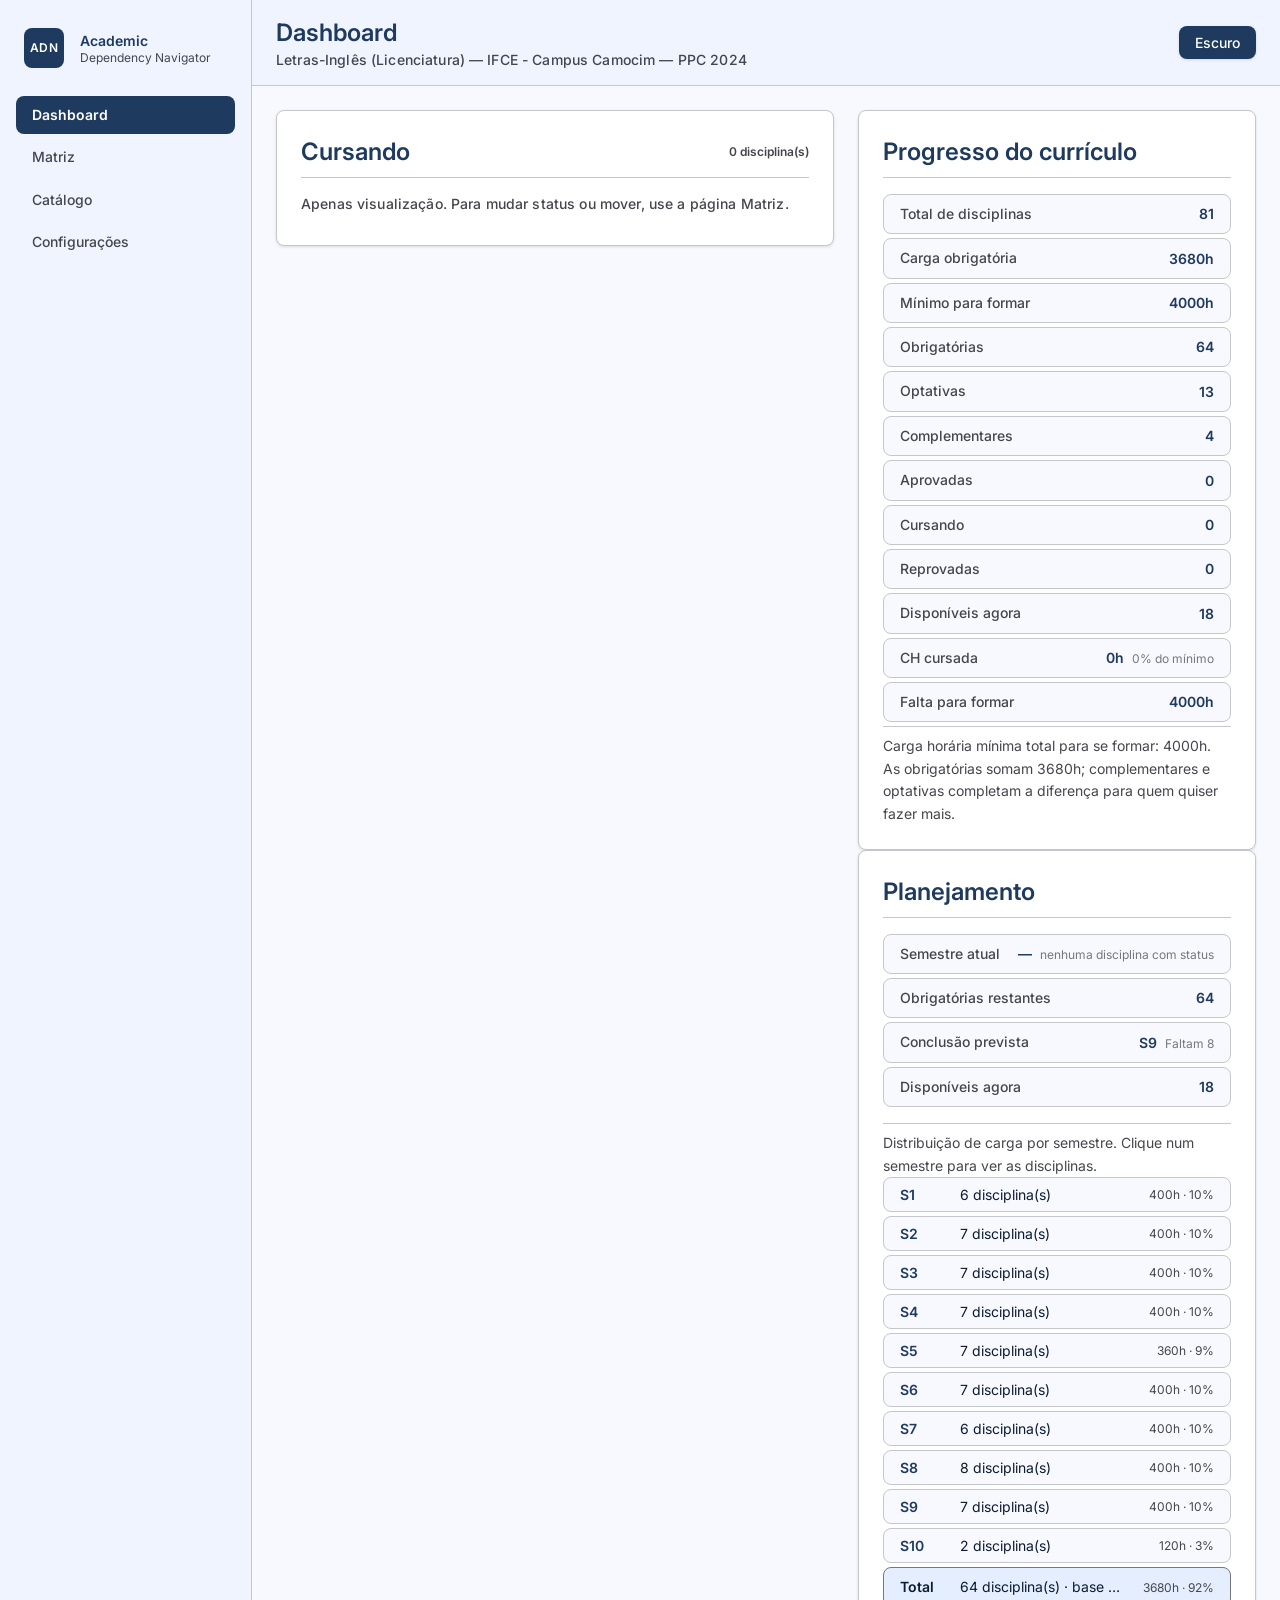
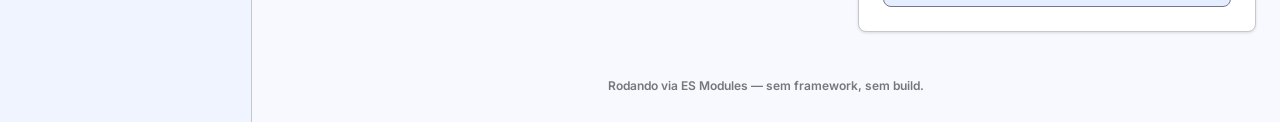
<file: index.html>
<!DOCTYPE html>
<html lang="pt-br" data-theme="light" data-page="index">
<head>
  <meta charset="utf-8" />
  <meta name="viewport" content="width=device-width, initial-scale=1.0" />
  <title>Dashboard — Academic Dependency Navigator</title>
  <link rel="preconnect" href="https://fonts.googleapis.com" />
  <link rel="preconnect" href="https://fonts.gstatic.com" crossorigin />
  <link href="https://fonts.googleapis.com/css2?family=Inter:wght@400;500;600;700;800&display=swap" rel="stylesheet" />
  <link href="css/tokens.css" rel="stylesheet" />
  <link href="css/base.css" rel="stylesheet" />
  <link href="css/components.css" rel="stylesheet" />
</head>
<body>
  <div class="app-shell">
    <div id="app-nav" class="app-nav-slot"></div>
    <div class="app-shell-main">
      <header class="app-header">
        <div class="app-header-inner">
          <div>
            <h1 class="headline-md text-primary">Dashboard</h1>
            <p class="label-md text-on-surface-variant" id="course-meta">Carregando…</p>
          </div>
          <button id="theme-toggle" class="btn" type="button">Escuro</button>
        </div>
      </header>

      <main class="app-main dashboard-layout">
        <section class="dashboard-col dashboard-left">
          <div class="card">
            <div class="card-head">
              <h2 class="headline-md text-primary">Cursando</h2>
              <span class="label-sm text-on-surface-variant" id="cursando-count"></span>
            </div>
            <p class="label-md text-on-surface-variant dashboard-hint">
              Apenas visualização. Para mudar status ou mover, use a página Matriz.
            </p>
            <div id="cursando-list" class="dashboard-list"></div>
          </div>
        </section>

        <section class="dashboard-col dashboard-right">
          <div class="card">
            <div class="card-head">
              <h2 class="headline-md text-primary">Progresso do currículo</h2>
            </div>
            <div id="history-stats" class="stat-list"></div>
          </div>

          <div class="card">
            <div class="card-head">
              <h2 class="headline-md text-primary">Planejamento</h2>
            </div>
            <div id="planner-stats" class="stat-list"></div>
            <div id="planner-project" class="planner-project"></div>
          </div>
        </section>
      </main>

      <footer class="app-footer">
        <span class="label-sm text-outline">Rodando via ES Modules — sem framework, sem build.</span>
      </footer>
    </div>
  </div>

  <script type="module" src="src/ui/dashboard.js"></script>
</body>
</html>
</file>
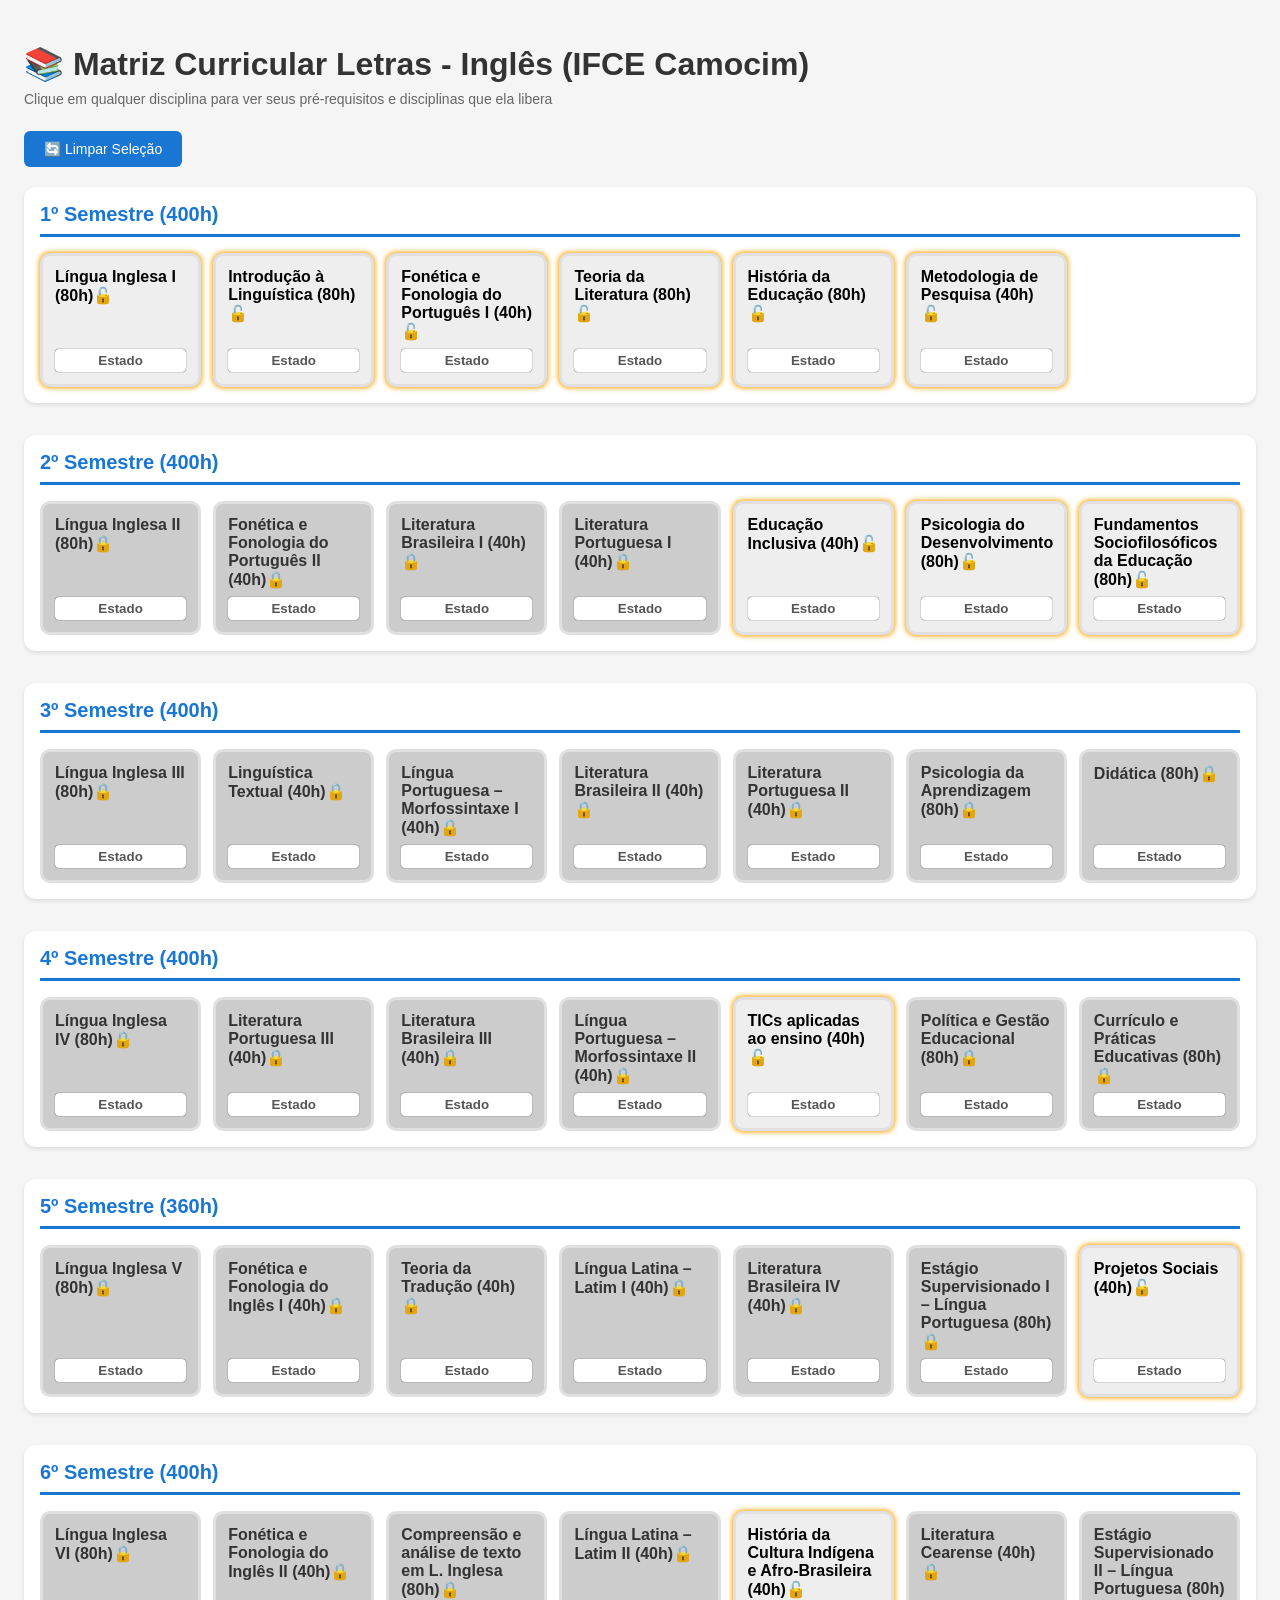
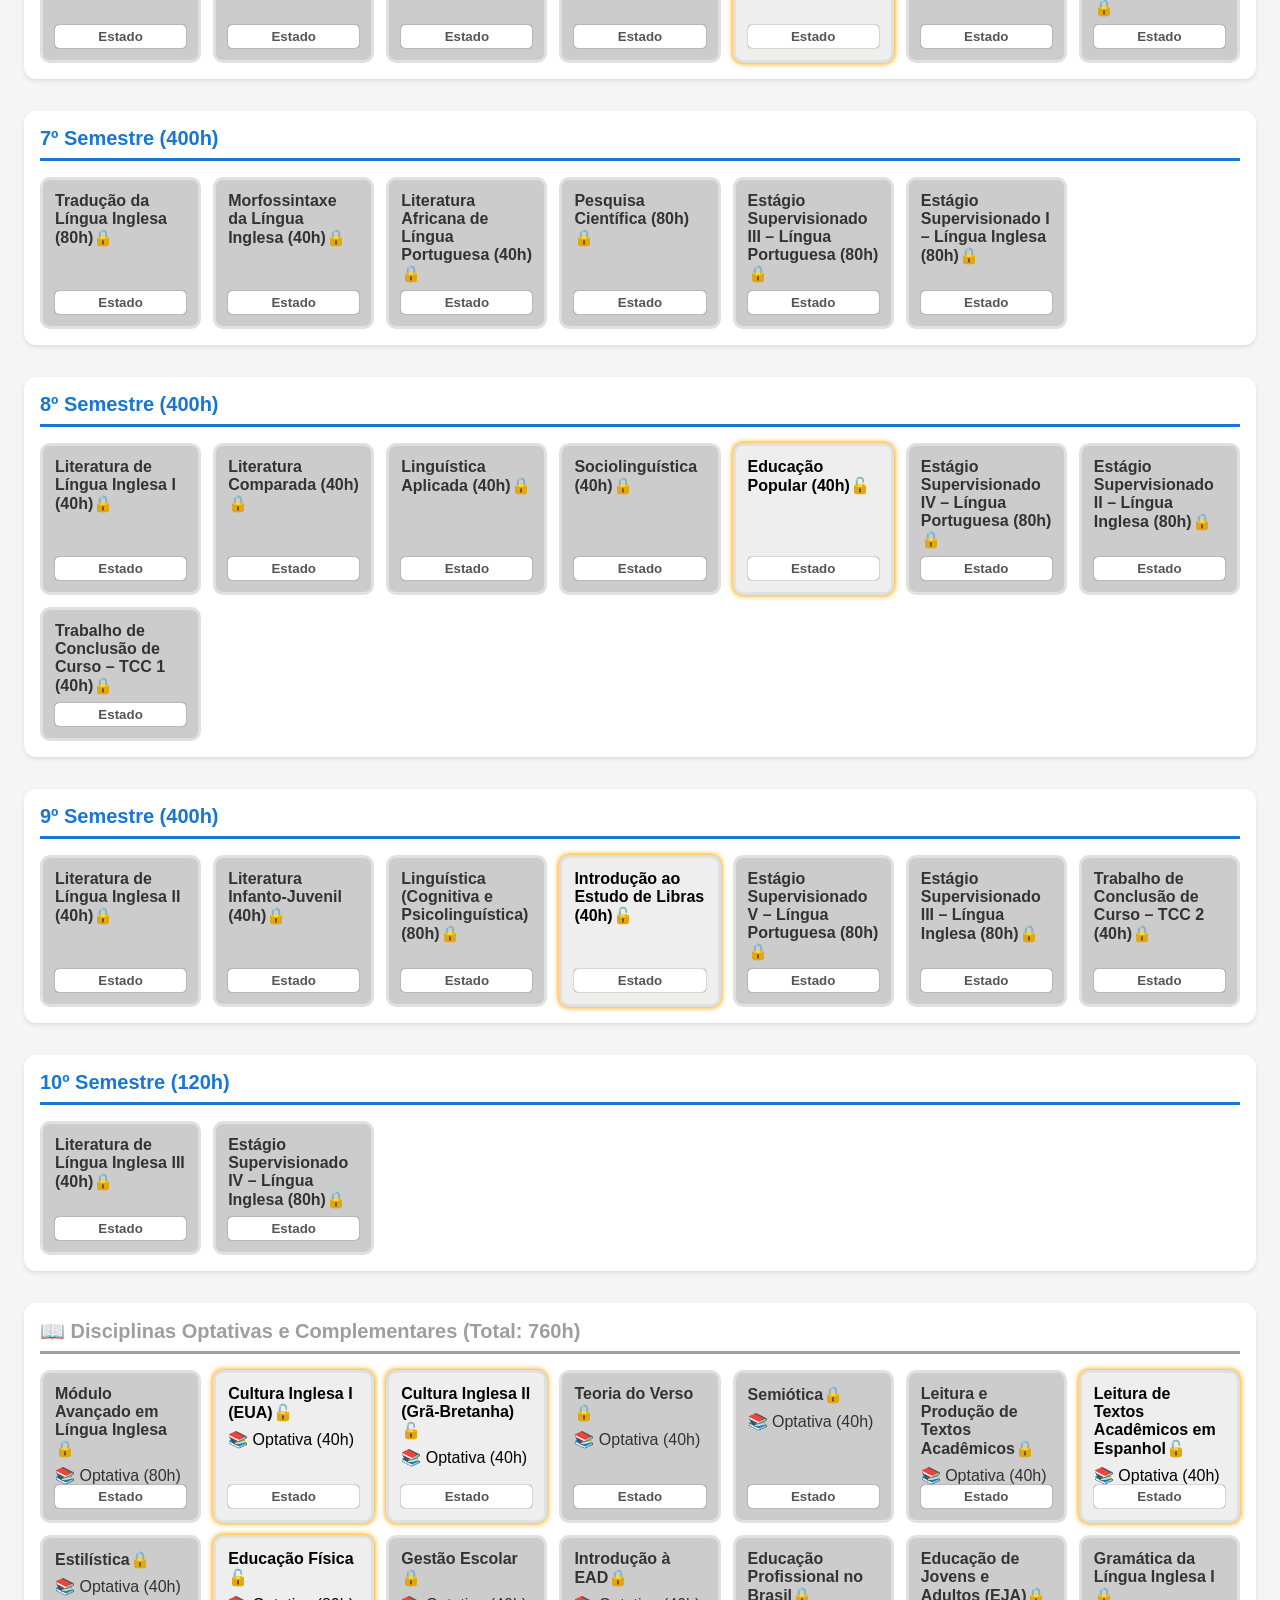
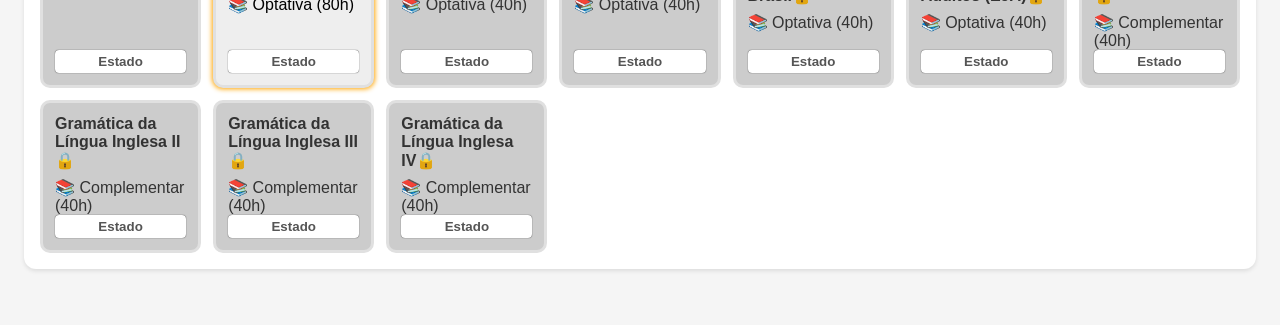
<file: basic/index.html>
<!DOCTYPE html>
<html lang="pt-BR">

<head>
    <meta charset="UTF-8">
    <meta name="viewport" content="width=device-width, initial-scale=1.0">
    <title>Visualização de Currículo - Dependências de Disciplinas</title>
    <link rel="stylesheet" href="styles.css">
</head>

<body>
    <div class="container">
        <h1>📚 Matriz Curricular Letras - Inglês (IFCE Camocim)</h1>
        <div class="subtitle">Clique em qualquer disciplina para ver seus pré-requisitos e disciplinas que ela libera
        </div>

        <button onclick="resetSelection()">🔄 Limpar Seleção</button>

        <div id="curriculum-container"></div>

        <div id="status-menu" class="status-menu" popover>
            <button data-status="completed">✅ Aprovada</button>
            <button data-status="current">⏳ Cursando</button>
            <button data-status="failed">❌ Reprovada</button>
            <hr>
            <button data-status="">Restaurar</button>
        </div>
    </div>

    <script src="data.js"></script>
    <script src="script.js"></script>
</body>

</html>
</file>
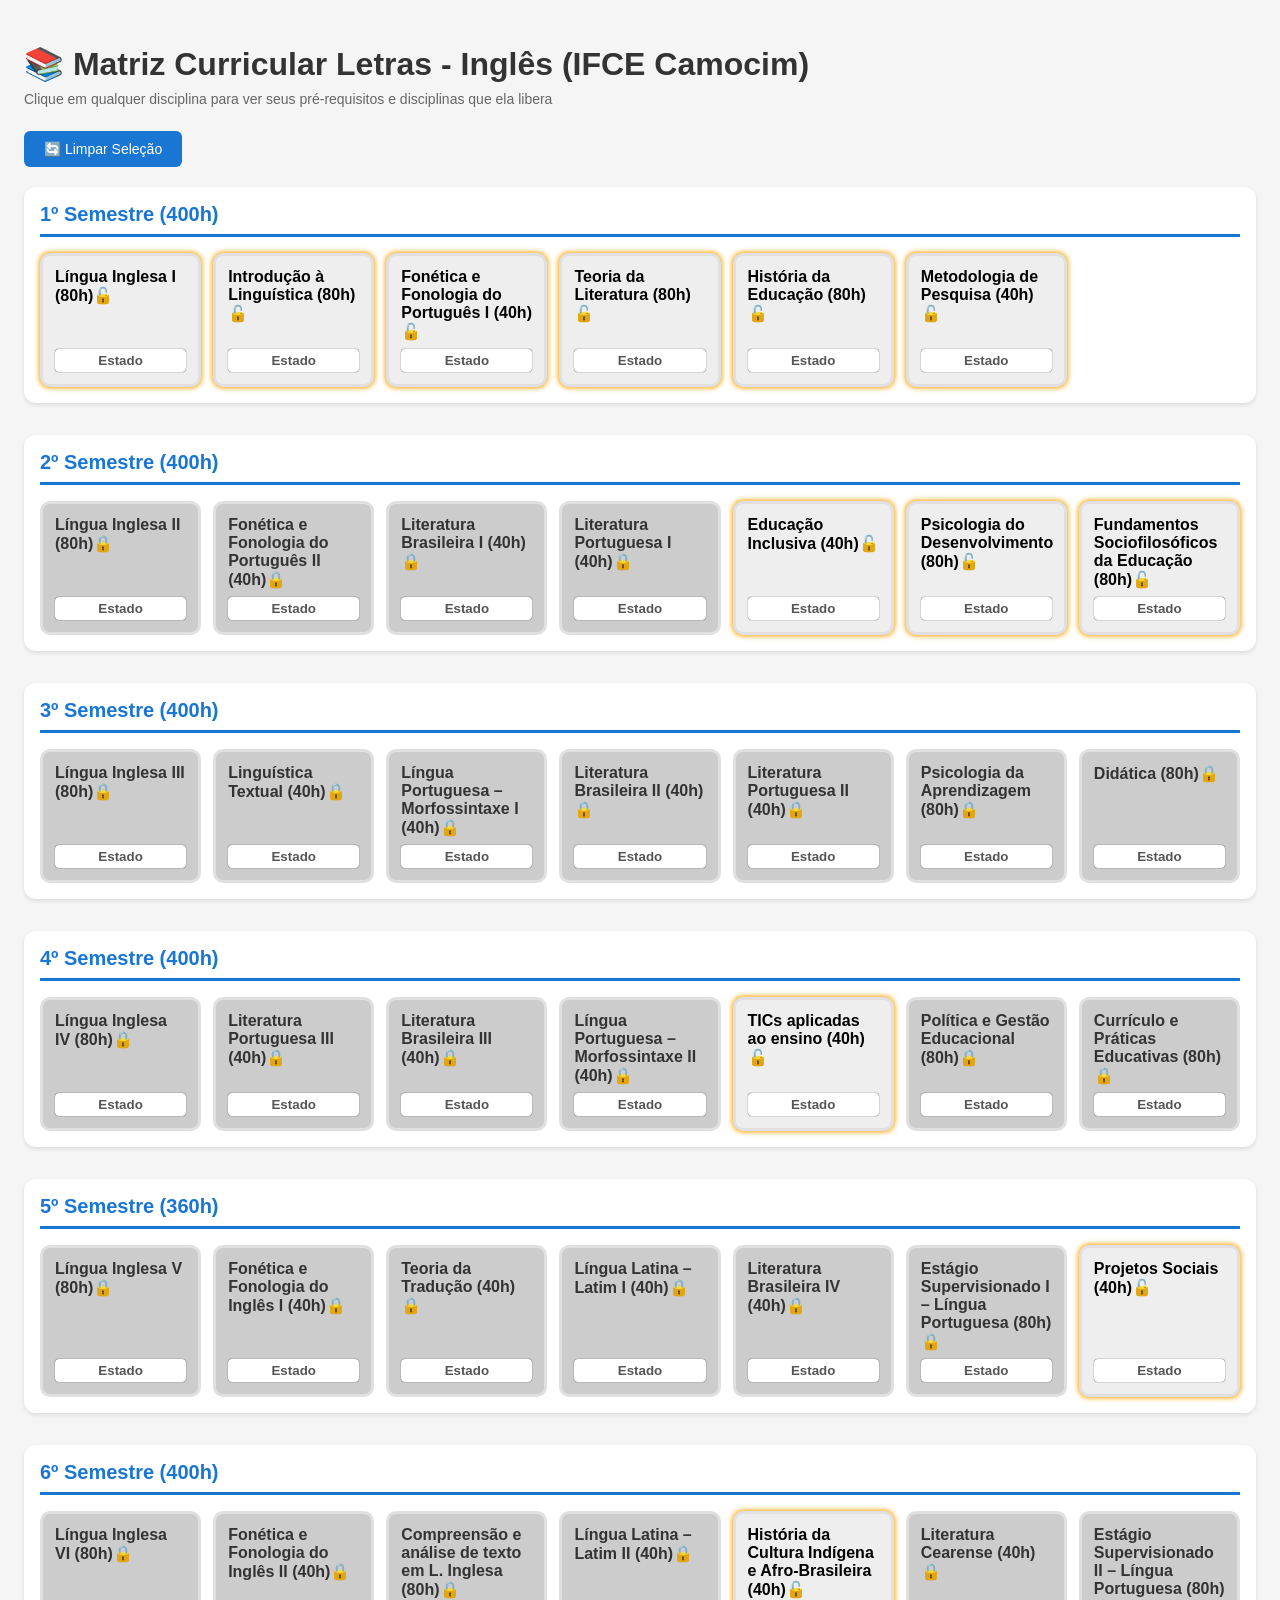
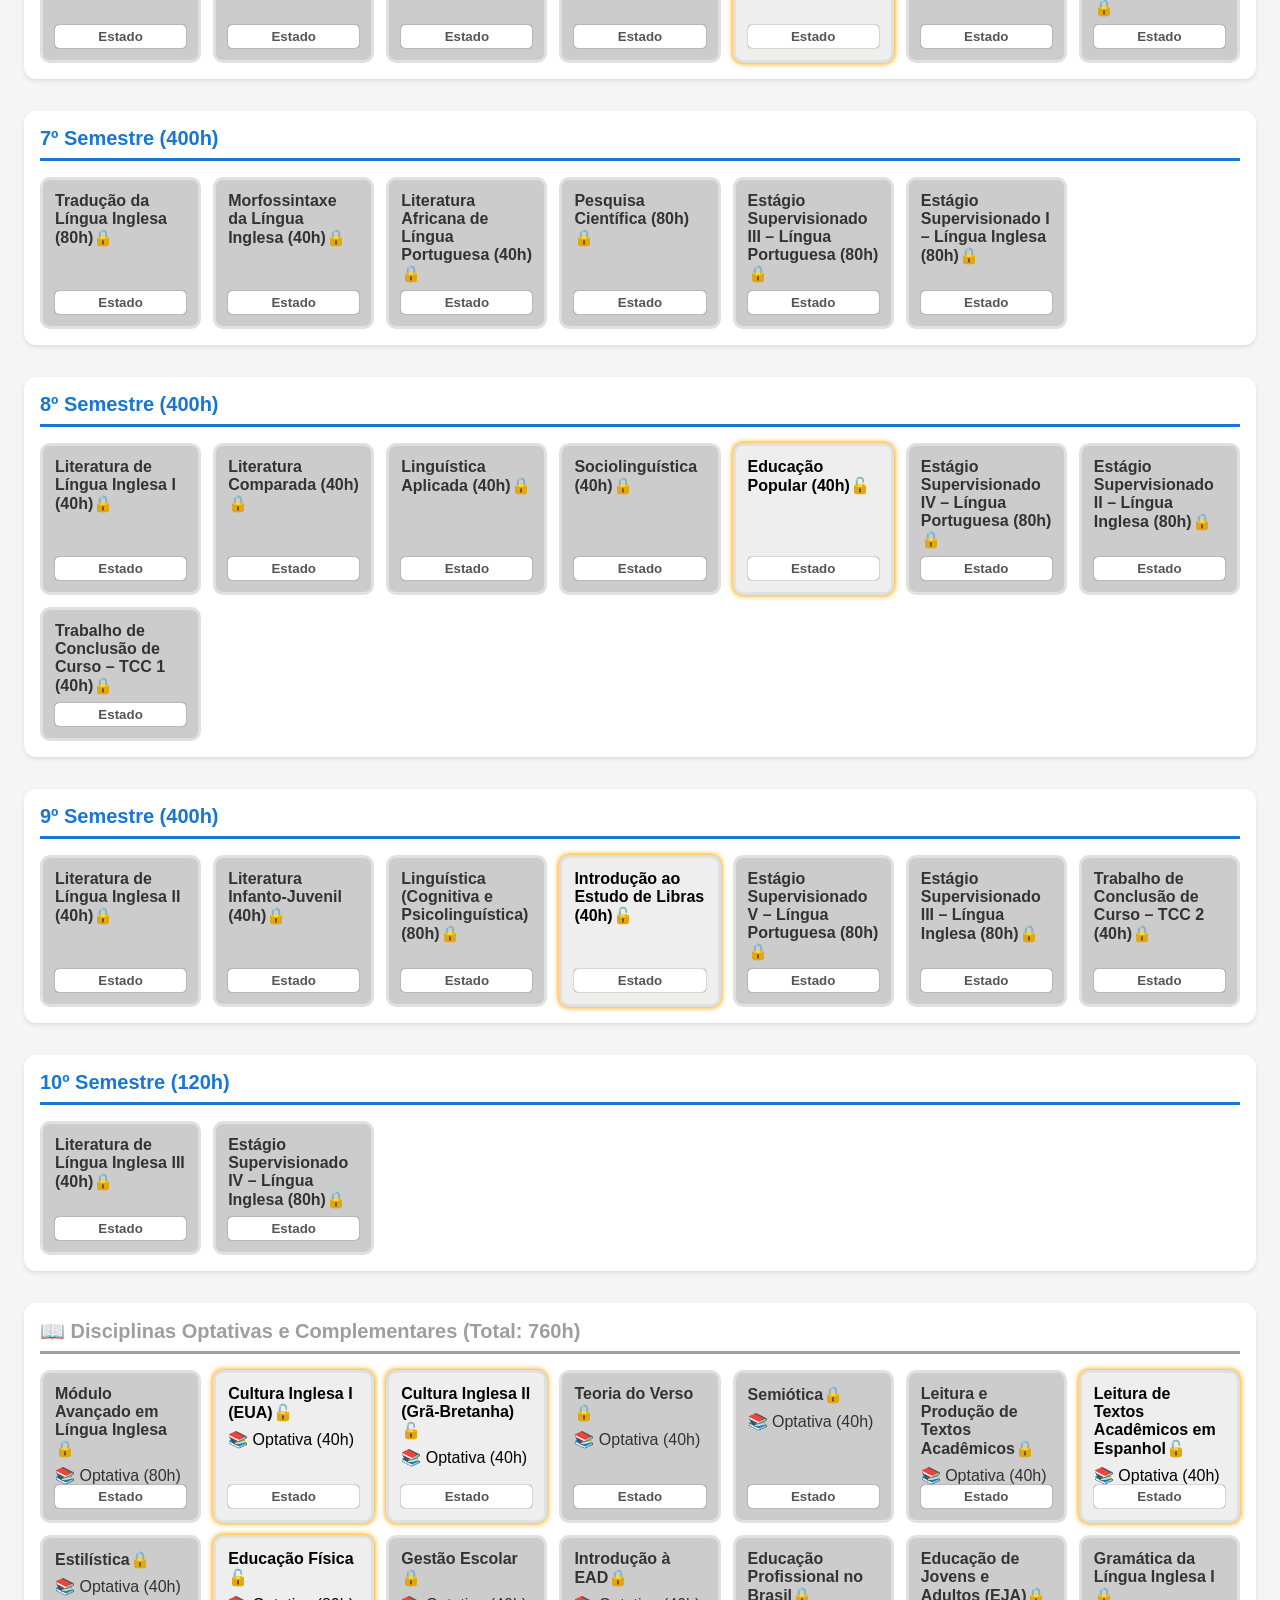
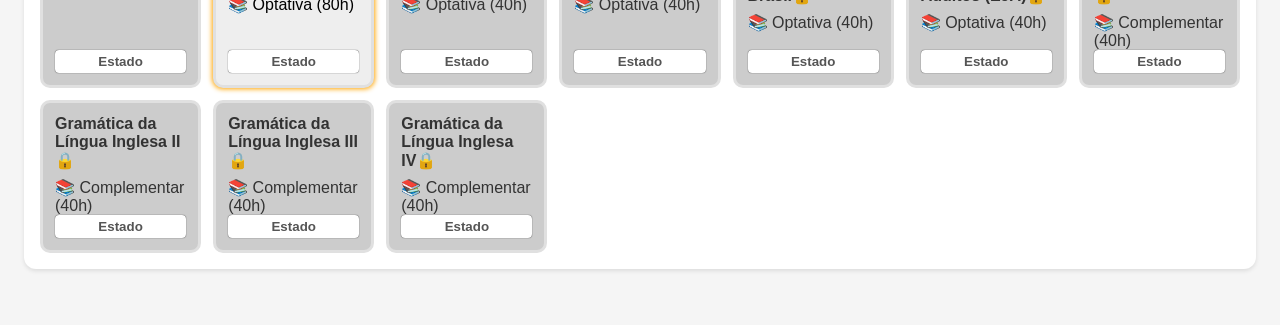
<file: mydegreeplan/index.html>
<!DOCTYPE html>
<html lang="pt-BR">

<head>
    <meta charset="UTF-8">
    <meta name="viewport" content="width=device-width, initial-scale=1.0">
    <title>Visualização de Currículo - Dependências de Disciplinas</title>
    <link rel="stylesheet" href="styles.css">
</head>

<body>
    <div class="container">
        <h1>📚 Matriz Curricular Letras - Inglês (IFCE Camocim)</h1>
        <div class="subtitle">Clique em qualquer disciplina para ver seus pré-requisitos e disciplinas que ela libera
        </div>

        <button onclick="resetSelection()">🔄 Limpar Seleção</button>

        <div id="curriculum-container"></div>

        <div id="status-menu" class="status-menu" popover>
            <button data-status="completed">✅ Aprovada</button>
            <button data-status="current">⏳ Cursando</button>
            <button data-status="failed">❌ Reprovada</button>
            <hr>
            <button id="move-semester-btn" data-action="move-semester">📦 Mover semestre</button>
            <button id="new-attempt-btn" data-action="new-attempt">📄 Nova tentativa</button>
            <hr>
            <button data-status="">Restaurar</button>
        </div>

        <div id="semester-dialog" popover>
            <h3>Selecionar semestre</h3>

            <select id="semester-select">
                <option value="1">1º Semestre</option>
                <option value="2">2º Semestre</option>
                <option value="3">3º Semestre</option>
                <option value="4">4º Semestre</option>
                <option value="5">5º Semestre</option>
                <option value="6">6º Semestre</option>
                <option value="7">7º Semestre</option>
                <option value="8">8º Semestre</option>
                <option value="9">9º Semestre</option>
                <option value="10">10º Semestre</option>
            </select>

            <button id="semester-confirm">Confirmar</button>
        </div>
    </div>

    <script src="data.js"></script>
    <script src="script.js"></script>
</body>

</html>
</file>
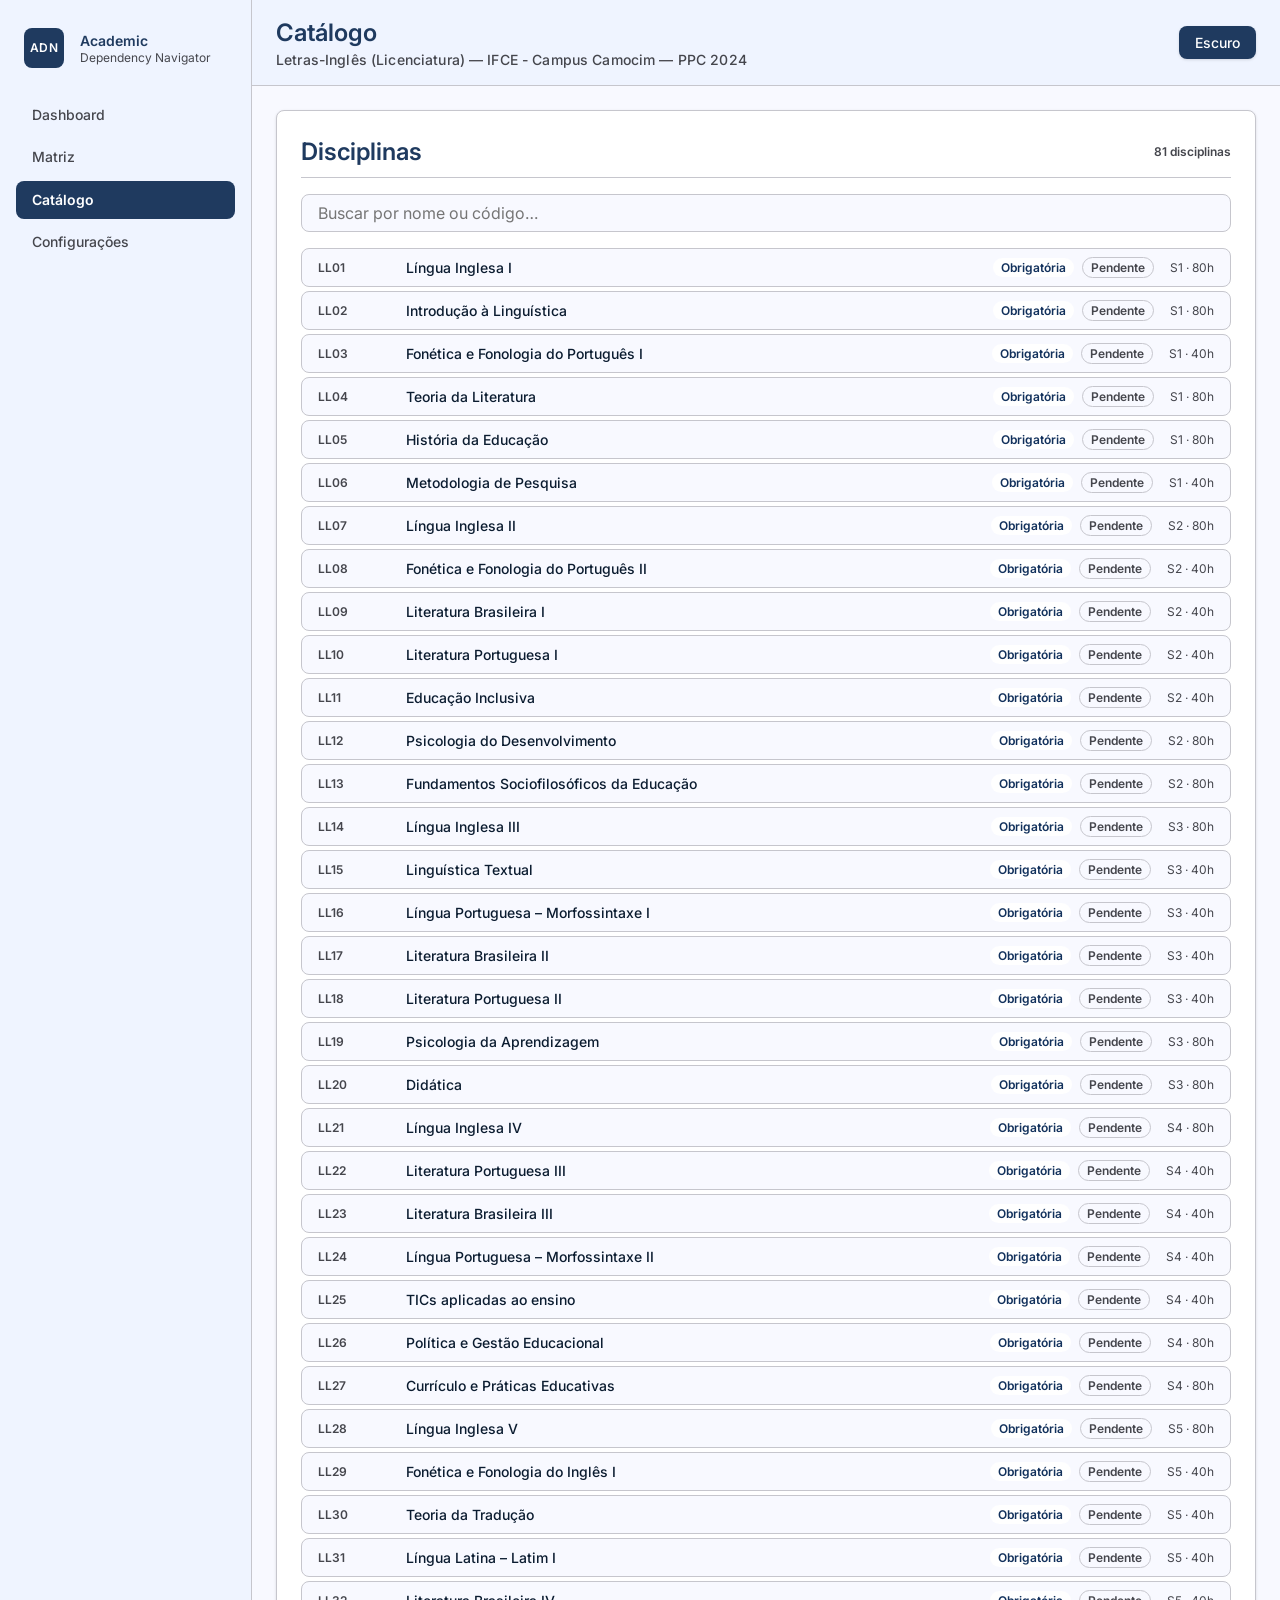
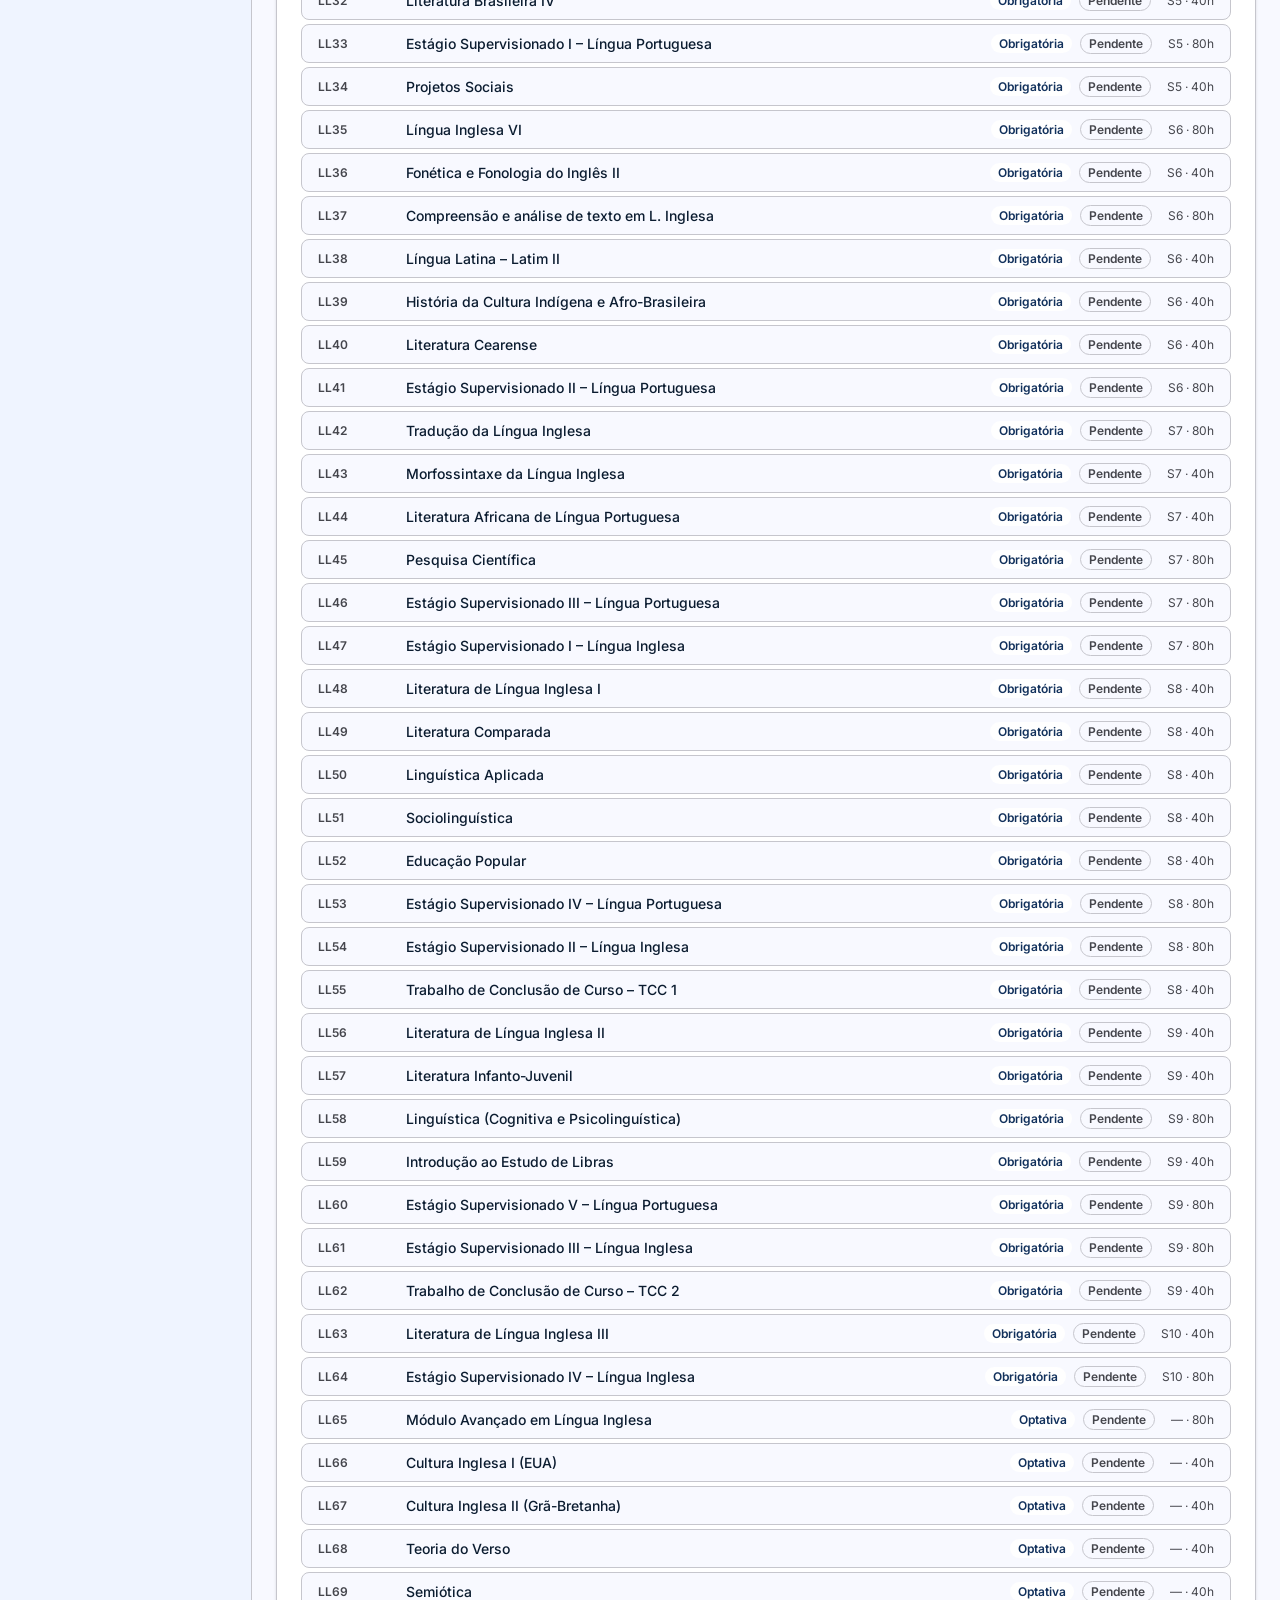
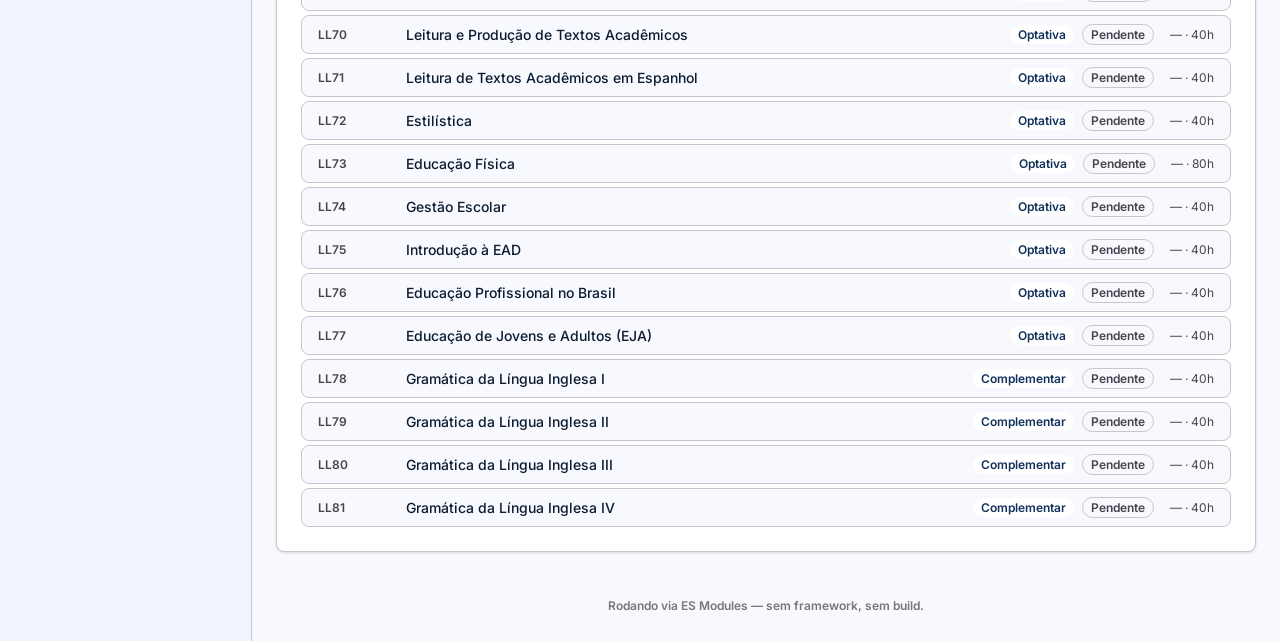
<file: catalog.html>
<!DOCTYPE html>
<html lang="pt-br" data-theme="light" data-page="catalog">
<head>
  <meta charset="utf-8" />
  <meta name="viewport" content="width=device-width, initial-scale=1.0" />
  <title>Catálogo — Academic Dependency Navigator</title>
  <link rel="preconnect" href="https://fonts.googleapis.com" />
  <link rel="preconnect" href="https://fonts.gstatic.com" crossorigin />
  <link href="https://fonts.googleapis.com/css2?family=Inter:wght@400;500;600;700;800&display=swap" rel="stylesheet" />
  <link href="css/tokens.css" rel="stylesheet" />
  <link href="css/base.css" rel="stylesheet" />
  <link href="css/components.css" rel="stylesheet" />
</head>
<body>
  <div class="app-shell">
    <div id="app-nav" class="app-nav-slot"></div>
    <div class="app-shell-main">
      <header class="app-header">
        <div class="app-header-inner">
          <div>
            <h1 class="headline-md text-primary">Catálogo</h1>
            <p class="label-md text-on-surface-variant" id="course-meta">Carregando…</p>
          </div>
          <button id="theme-toggle" class="btn" type="button">Escuro</button>
        </div>
      </header>

      <main class="app-main">
        <section class="card">
          <div class="card-head">
            <h2 class="headline-md text-primary">Disciplinas</h2>
            <span class="label-sm text-on-surface-variant" id="catalog-count"></span>
          </div>
          <input id="catalog-filter" class="catalog-filter" type="search" placeholder="Buscar por nome ou código…" />
          <div id="catalog-list" class="catalog-list"></div>
        </section>
      </main>

      <footer class="app-footer">
        <span class="label-sm text-outline">Rodando via ES Modules — sem framework, sem build.</span>
      </footer>
    </div>
  </div>

  <script type="module" src="src/ui/catalog.js"></script>
</body>
</html>
</file>
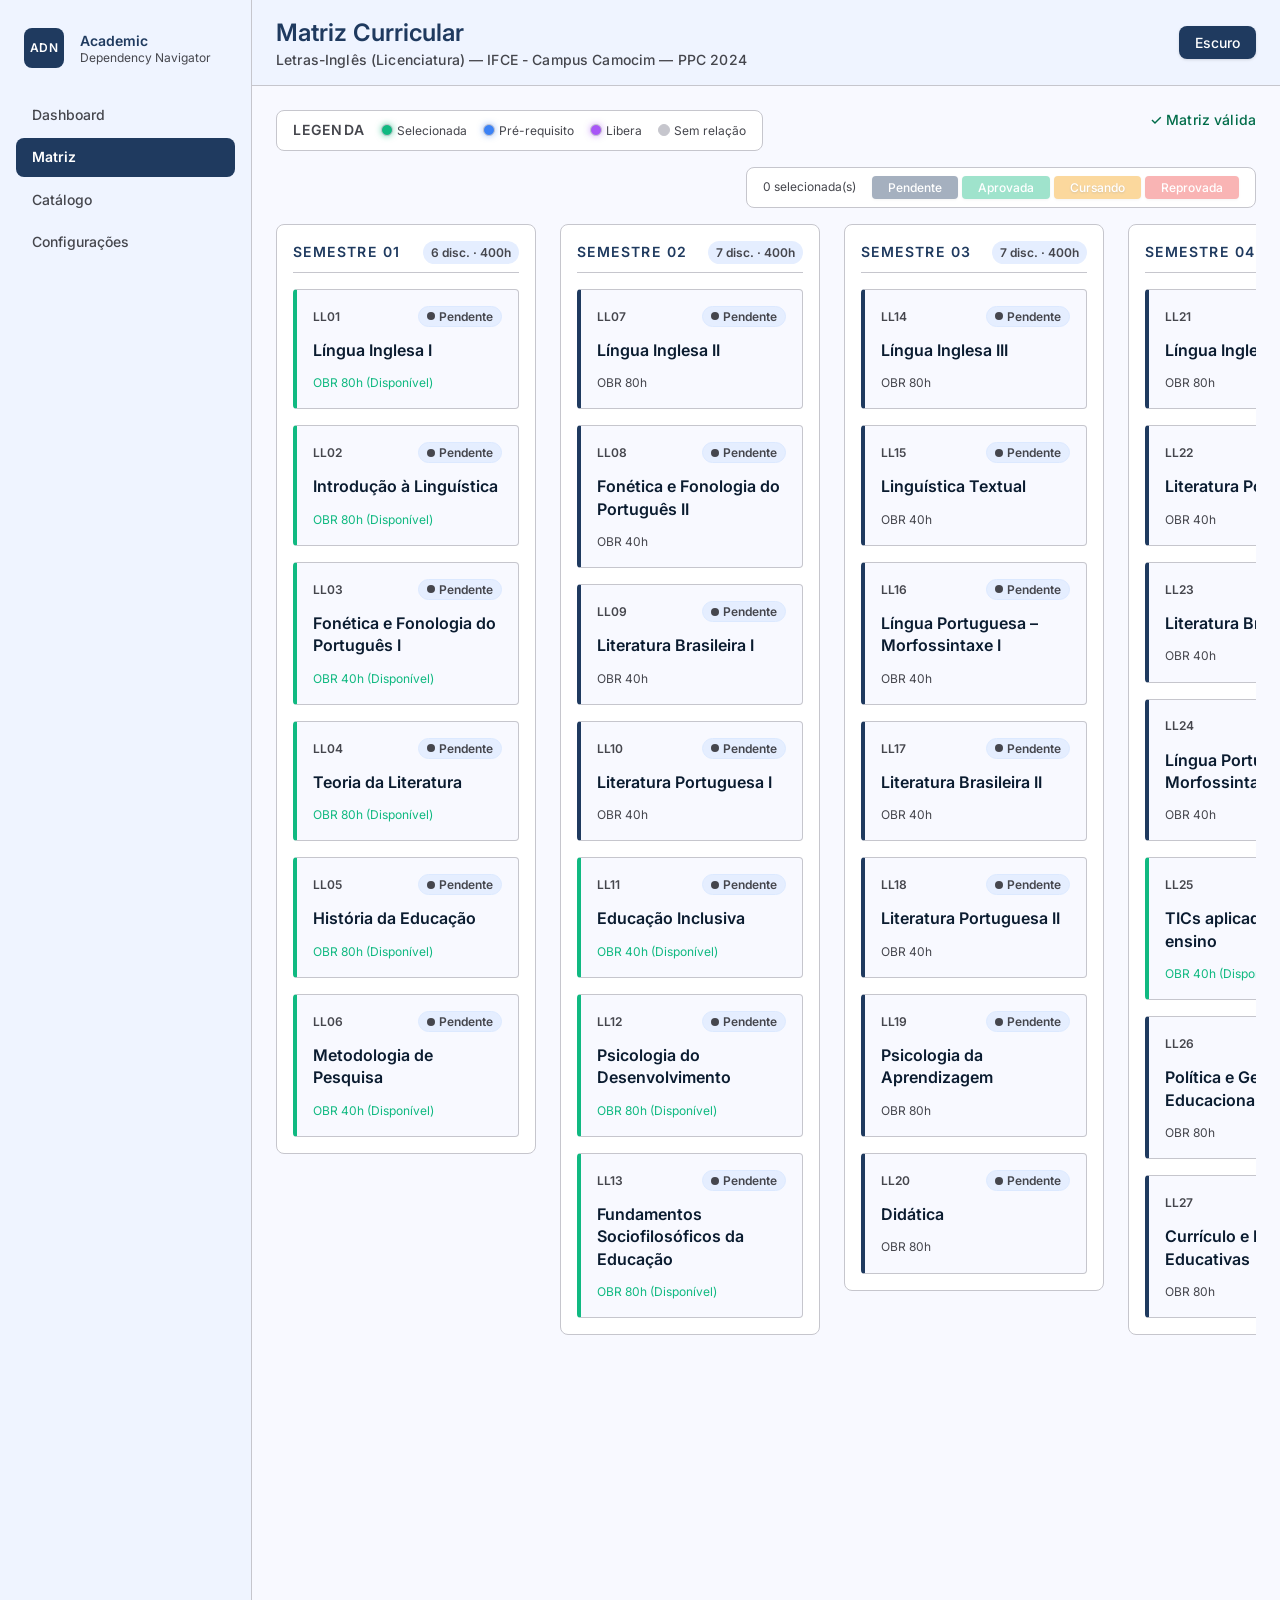
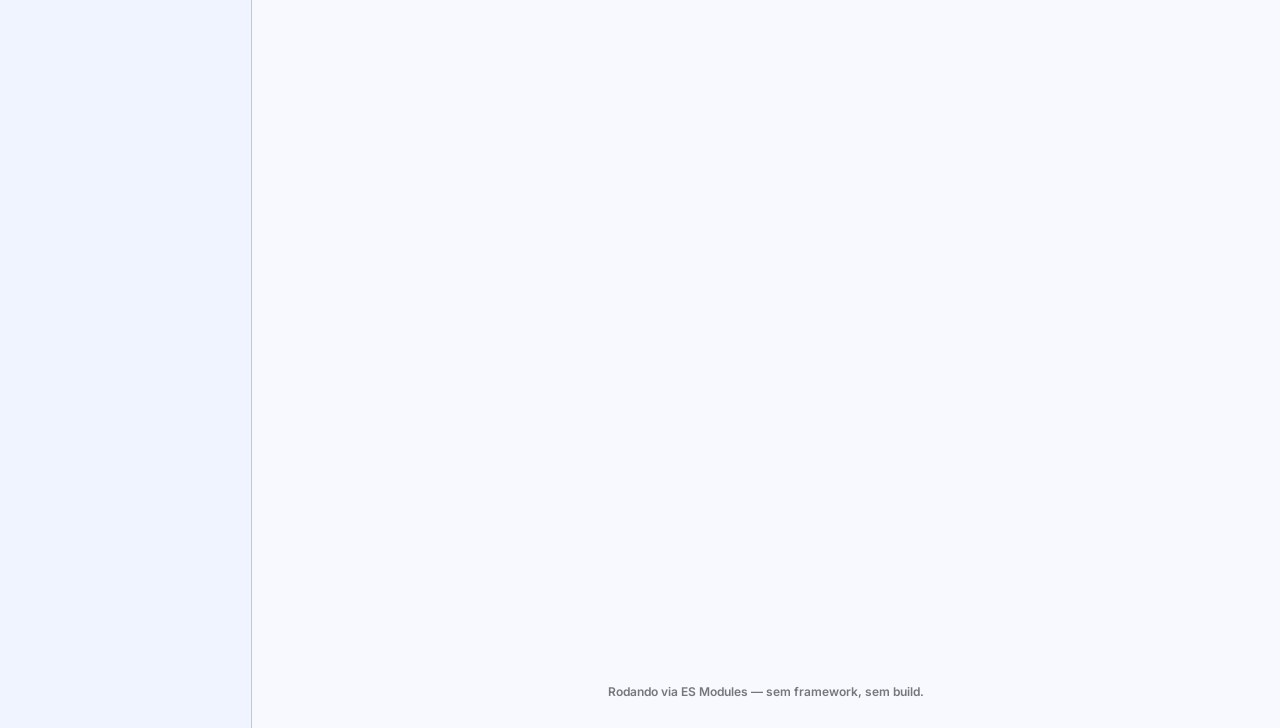
<file: matriz.html>
<!DOCTYPE html>
<html lang="pt-br" data-theme="light" data-page="matriz">
<head>
  <meta charset="utf-8" />
  <meta name="viewport" content="width=device-width, initial-scale=1.0" />
  <title>Matriz Curricular — Academic Dependency Navigator</title>
  <link rel="preconnect" href="https://fonts.googleapis.com" />
  <link rel="preconnect" href="https://fonts.gstatic.com" crossorigin />
  <link href="https://fonts.googleapis.com/css2?family=Inter:wght@400;500;600;700;800&display=swap" rel="stylesheet" />
  <link href="css/tokens.css" rel="stylesheet" />
  <link href="css/base.css" rel="stylesheet" />
  <link href="css/components.css" rel="stylesheet" />
</head>
<body>
  <div class="app-shell">
    <div id="app-nav" class="app-nav-slot"></div>
    <div class="app-shell-main">
      <header class="app-header">
        <div class="app-header-inner">
          <div>
            <h1 class="headline-md text-primary">Matriz Curricular</h1>
            <p class="label-md text-on-surface-variant" id="course-meta">Carregando…</p>
          </div>
          <button id="theme-toggle" class="btn" type="button">Escuro</button>
        </div>
      </header>

      <main class="app-main">
        <div class="board-toolbar">
          <div id="legend" class="legend-wrap" aria-label="Legenda"></div>
          <span id="validation-status" class="label-sm text-on-surface-variant">Validando…</span>
        </div>
        <div id="bulk-bar" class="bulk-bar-slot"></div>
        <div id="validation-details"></div>
        <div class="board" id="board"></div>
      </main>

      <footer class="app-footer">
        <span class="label-sm text-outline">Rodando via ES Modules — sem framework, sem build.</span>
      </footer>
    </div>
  </div>

  <script type="module" src="src/ui/matriz.js"></script>
</body>
</html>
</file>
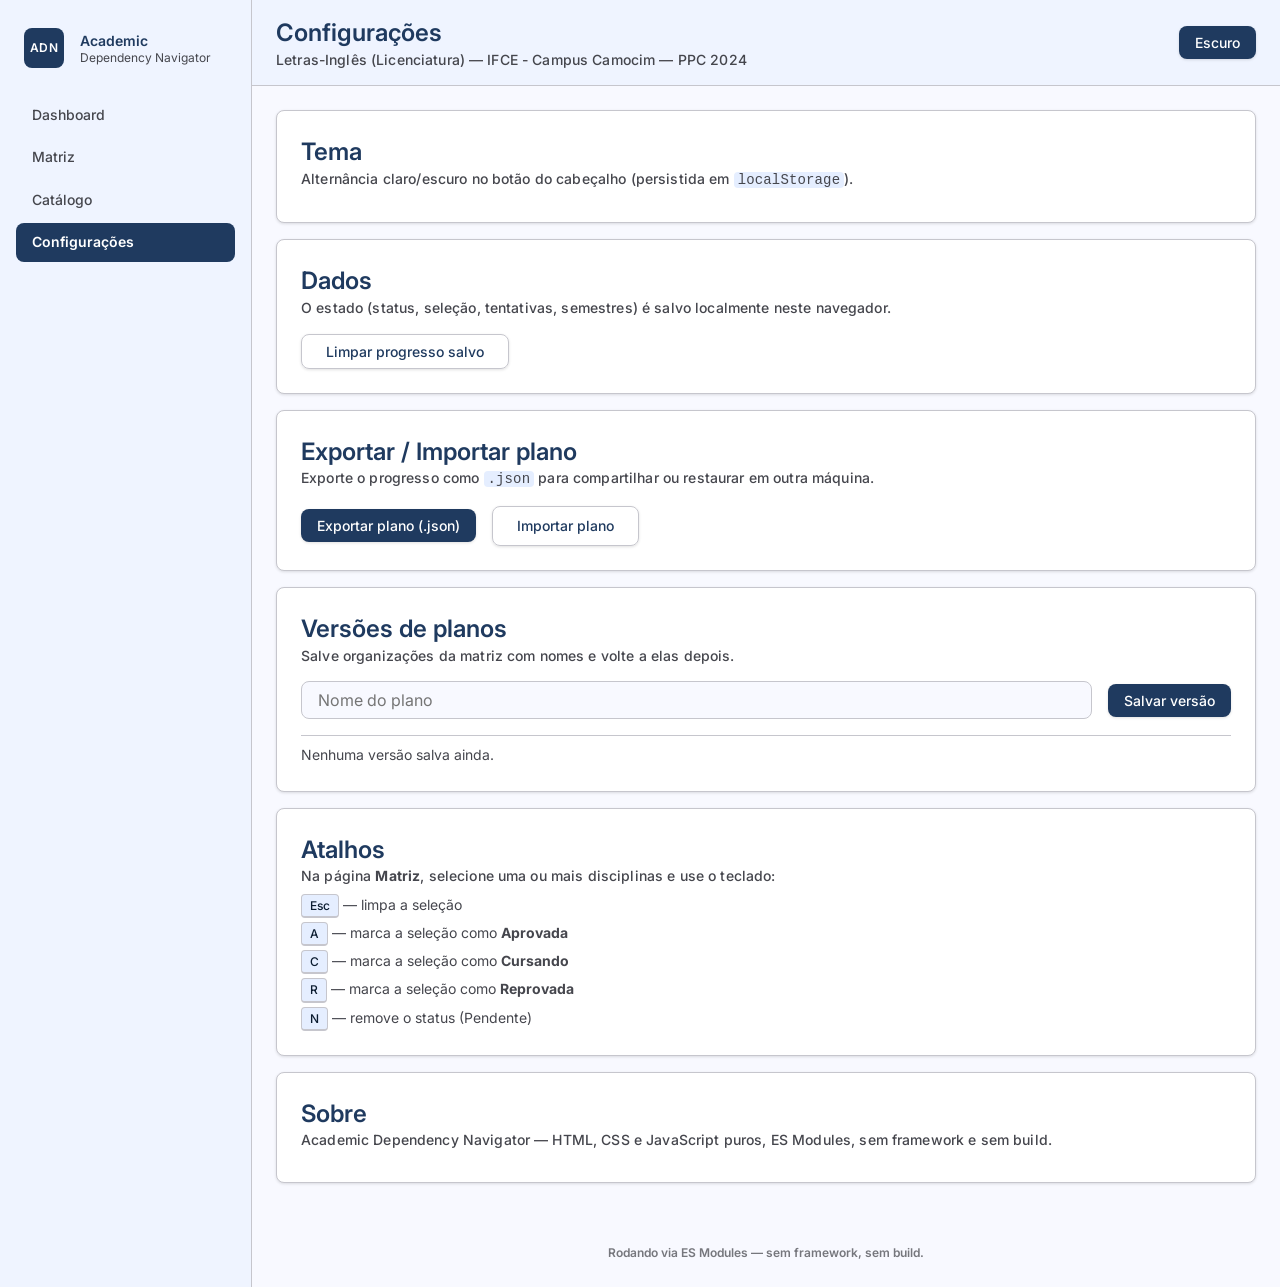
<file: settings.html>
<!DOCTYPE html>
<html lang="pt-br" data-theme="light" data-page="settings">
<head>
  <meta charset="utf-8" />
  <meta name="viewport" content="width=device-width, initial-scale=1.0" />
  <title>Configurações — Academic Dependency Navigator</title>
  <link rel="preconnect" href="https://fonts.googleapis.com" />
  <link rel="preconnect" href="https://fonts.gstatic.com" crossorigin />
  <link href="https://fonts.googleapis.com/css2?family=Inter:wght@400;500;600;700;800&display=swap" rel="stylesheet" />
  <link href="css/tokens.css" rel="stylesheet" />
  <link href="css/base.css" rel="stylesheet" />
  <link href="css/components.css" rel="stylesheet" />
</head>
<body>
  <div class="app-shell">
    <div id="app-nav" class="app-nav-slot"></div>
    <div class="app-shell-main">
      <header class="app-header">
        <div class="app-header-inner">
          <div>
            <h1 class="headline-md text-primary">Configurações</h1>
            <p class="label-md text-on-surface-variant" id="course-meta">Carregando…</p>
          </div>
          <button id="theme-toggle" class="btn" type="button">Escuro</button>
        </div>
      </header>

      <main class="app-main">
        <section class="card settings-section">
          <h2 class="headline-md text-primary">Tema</h2>
          <p class="label-md text-on-surface-variant">
            Alternância claro/escuro no botão do cabeçalho (persistida em <code>localStorage</code>).
          </p>
        </section>

        <section class="card settings-section">
          <h2 class="headline-md text-primary">Dados</h2>
          <p class="label-md text-on-surface-variant">
            O estado (status, seleção, tentativas, semestres) é salvo localmente neste navegador.
          </p>
          <div class="settings-actions">
            <button id="clear-state" class="btn btn-outline" type="button">Limpar progresso salvo</button>
            <span id="settings-status" class="label-sm text-on-surface-variant"></span>
          </div>
        </section>

        <section class="card settings-section">
          <h2 class="headline-md text-primary">Exportar / Importar plano</h2>
          <p class="label-md text-on-surface-variant">
            Exporte o progresso como <code>.json</code> para compartilhar ou restaurar em outra máquina.
          </p>
          <div class="settings-actions">
            <button id="export-plan" class="btn" type="button">Exportar plano (.json)</button>
            <label class="btn btn-outline">
              Importar plano
              <input id="import-plan" type="file" accept="application/json,.json" hidden />
            </label>
            <span id="transfer-status" class="label-sm text-on-surface-variant"></span>
          </div>
        </section>

        <section class="card settings-section">
          <h2 class="headline-md text-primary">Versões de planos</h2>
          <p class="label-md text-on-surface-variant">
            Salve organizações da matriz com nomes e volte a elas depois.
          </p>
          <div class="settings-actions">
            <input id="plan-name" class="text-field" placeholder="Nome do plano" />
            <button id="save-plan" class="btn" type="button">Salvar versão</button>
          </div>
          <div id="plans-list" class="plans-list"></div>
        </section>

        <section class="card settings-section">
          <h2 class="headline-md text-primary">Atalhos</h2>
          <p class="label-md text-on-surface-variant">
            Na página <strong>Matriz</strong>, selecione uma ou mais disciplinas e use o teclado:
          </p>
          <ul class="shortcut-list">
            <li><kbd>Esc</kbd> — limpa a seleção</li>
            <li><kbd>A</kbd> — marca a seleção como <strong>Aprovada</strong></li>
            <li><kbd>C</kbd> — marca a seleção como <strong>Cursando</strong></li>
            <li><kbd>R</kbd> — marca a seleção como <strong>Reprovada</strong></li>
            <li><kbd>N</kbd> — remove o status (Pendente)</li>
          </ul>
        </section>

        <section class="card settings-section">
          <h2 class="headline-md text-primary">Sobre</h2>
          <p class="label-md text-on-surface-variant">
            Academic Dependency Navigator — HTML, CSS e JavaScript puros, ES Modules, sem framework e sem build.
          </p>
        </section>
      </main>

      <footer class="app-footer">
        <span class="label-sm text-outline">Rodando via ES Modules — sem framework, sem build.</span>
      </footer>
    </div>
  </div>

  <script type="module" src="src/ui/settings.js"></script>
</body>
</html>
</file>
<file: css/tokens.css>
:root {
  --font-family: 'Inter', system-ui, -apple-system, 'Segoe UI', sans-serif;

  --font-size-display-lg: 48px;
  --font-size-headline-lg: 32px;
  --font-size-headline-md: 24px;
  --font-size-body-lg: 18px;
  --font-size-body-md: 16px;
  --font-size-label-md: 14px;
  --font-size-label-sm: 12px;

  --line-height-display-lg: 1.2;
  --line-height-headline-lg: 1.3;
  --line-height-headline-md: 1.4;
  --line-height-body-md: 1.6;
  --line-height-label-md: 1.4;
  --line-height-label-sm: 1.2;

  --font-weight-display-lg: 700;
  --font-weight-headline-lg: 600;
  --font-weight-headline-md: 600;
  --font-weight-body-md: 400;
  --font-weight-label-md: 500;
  --font-weight-label-sm: 600;

  --letter-spacing-display-lg: -0.02em;
  --letter-spacing-headline-lg: -0.01em;

  --space-xs: 4px;
  --space-sm: 8px;
  --space-md: 16px;
  --space-lg: 24px;
  --space-xl: 40px;

  --radius-sm: 0.25rem;
  --radius-md: 0.5rem;
  --radius-lg: 0.75rem;
  --radius-full: 9999px;

  --container-max: 1280px;
  --gutter: 24px;

  --shadow-sm: 0 1px 3px rgba(0, 0, 0, 0.12);
  --shadow-md: 0 4px 10px rgba(0, 0, 0, 0.12);
  --shadow-lg: 0 8px 24px rgba(0, 0, 0, 0.18);

  --transition-fast: 150ms ease;
  --transition-base: 250ms ease;

  --status-approved: #10b981;
  --status-current: #f59e0b;
  --status-failed: #ef4444;

  --rel-selected: #10b981;
  --rel-prerequisite: #3b82f6;
  --rel-unlocks: #a855f7;
}

/* ============================================================
   Tema claro
   ============================================================ */
html[data-theme='light'] {
  --primary: #1f3a5f;
  --on-primary: #ffffff;
  --primary-container: #d6e3ff;
  --on-primary-container: #12315c;
  --primary-fixed-dim: #bec6e0;

  --secondary: #006c49;
  --on-secondary: #ffffff;
  --secondary-container: #6cf8bb;
  --on-secondary-container: #00714d;

  --tertiary: #000000;
  --on-tertiary: #ffffff;

  --error: #ba1a1a;
  --on-error: #ffffff;
  --error-container: #ffdad6;
  --on-error-container: #93000a;

  --background: #f8f9ff;
  --on-background: #0b1c30;
  --surface: #f8f9ff;
  --surface-bright: #f8f9ff;
  --surface-dim: #cbdbf5;
  --surface-container-lowest: #ffffff;
  --surface-container-low: #eff4ff;
  --surface-container: #e5eeff;
  --surface-container-high: #dce9ff;
  --surface-container-highest: #d3e4fe;
  --on-surface: #0b1c30;
  --on-surface-variant: #45464d;

  --outline: #76777d;
  --outline-variant: #c6c6cd;

  --glow-selected: rgba(16, 185, 129, 0.6);
  --glow-prerequisite: rgba(59, 130, 246, 0.5);
  --glow-unlocks: rgba(168, 85, 247, 0.5);

  --on-status-approved: #ffffff;
  --on-status-current: #ffffff;
  --on-status-failed: #ffffff;
  --text-shadow-on-status: 0 1px 2px rgba(0, 0, 0, 0.35);

  color-scheme: light;
}

/* ============================================================
   Tema escuro
   ============================================================ */
html[data-theme='dark'] {
  --primary: #bec6e0;
  --on-primary: #2a3347;
  --primary-container: #3f465c;
  --on-primary-container: #dae2fd;
  --primary-fixed-dim: #bec6e0;

  --secondary: #4edea3;
  --on-secondary: #003821;
  --secondary-container: #006c49;
  --on-secondary-container: #6cf8bb;

  --tertiary: #000000;
  --on-tertiary: #ffffff;

  --error: #ffb4ab;
  --on-error: #690005;
  --error-container: #93000a;
  --on-error-container: #ffdad6;

  --background: #0b1c30;
  --on-background: #eaf1ff;
  --surface: #131c2b;
  --surface-bright: #394250;
  --surface-dim: #0e1623;
  --surface-container-lowest: #0e1623;
  --surface-container-low: #1b2534;
  --surface-container: #1f2a3a;
  --surface-container-high: #2a3445;
  --surface-container-highest: #35404f;
  --on-surface: #eaf1ff;
  --on-surface-variant: #c4c6d0;

  --outline: #8f93a2;
  --outline-variant: #45464d;

  --glow-selected: rgba(16, 185, 129, 0.5);
  --glow-prerequisite: rgba(59, 130, 246, 0.45);
  --glow-unlocks: rgba(168, 85, 247, 0.45);

  --on-status-approved: #ffffff;
  --on-status-current: #ffffff;
  --on-status-failed: #ffffff;
  --text-shadow-on-status: 0 1px 2px rgba(0, 0, 0, 0.35);

  color-scheme: dark;
}
</file>
<file: css/base.css>
*,
*::before,
*::after {
  box-sizing: border-box;
  margin: 0;
  padding: 0;
}

html {
  height: 100%;
  -webkit-text-size-adjust: 100%;
}

body {
  font-family: var(--font-family);
  font-size: var(--font-size-body-md);
  line-height: var(--line-height-body-md);
  font-weight: var(--font-weight-body-md);
  background-color: var(--background);
  color: var(--on-background);
  min-height: 100vh;
  transition: background-color var(--transition-base), color var(--transition-base);
}

h1, h2, h3, h4 {
  font-weight: var(--font-weight-headline-md);
  color: var(--on-surface);
}

a {
  color: var(--primary);
  text-decoration: none;
}

button {
  font-family: inherit;
  font-size: inherit;
  cursor: pointer;
  border: none;
  background: none;
  color: inherit;
}

input, select, textarea {
  font-family: inherit;
  font-size: inherit;
  color: var(--on-surface);
}

ul, ol {
  list-style: none;
}

img, svg, canvas {
  display: block;
  max-width: 100%;
}

.display-lg {
  font-size: var(--font-size-display-lg);
  line-height: var(--line-height-display-lg);
  font-weight: var(--font-weight-display-lg);
  letter-spacing: var(--letter-spacing-display-lg);
}

.headline-lg {
  font-size: var(--font-size-headline-lg);
  line-height: var(--line-height-headline-lg);
  font-weight: var(--font-weight-headline-lg);
  letter-spacing: var(--letter-spacing-headline-lg);
}

.headline-md {
  font-size: var(--font-size-headline-md);
  line-height: var(--line-height-headline-md);
  font-weight: var(--font-weight-headline-md);
}

.body-md {
  font-size: var(--font-size-body-md);
  line-height: var(--line-height-body-md);
  font-weight: var(--font-weight-body-md);
}

.label-md {
  font-size: var(--font-size-label-md);
  line-height: var(--line-height-label-md);
  font-weight: var(--font-weight-label-md);
  letter-spacing: 0.01em;
}

.label-sm {
  font-size: var(--font-size-label-sm);
  line-height: var(--line-height-label-sm);
  font-weight: var(--font-weight-label-sm);
}

.text-primary { color: var(--primary); }
.text-on-surface-variant { color: var(--on-surface-variant); }
.text-outline { color: var(--outline); }
.text-error { color: var(--error); }
.text-secondary { color: var(--secondary); }

.custom-scrollbar::-webkit-scrollbar {
  width: 4px;
  height: 4px;
}
.custom-scrollbar::-webkit-scrollbar-track {
  background: transparent;
}
.custom-scrollbar::-webkit-scrollbar-thumb {
  background: var(--outline-variant);
  border-radius: var(--radius-full);
}
</file>
<file: css/components.css>
.app-header {
  background-color: var(--surface-container-low);
  border-bottom: 1px solid var(--outline-variant);
}

.app-shell {
  display: flex;
  min-height: 100vh;
}

.app-nav-slot {
  flex: 0 0 auto;
  width: 252px;
  border-right: 1px solid var(--outline-variant);
  background-color: var(--surface-container-low);
}

.app-nav {
  position: sticky;
  top: 0;
  height: 100vh;
  display: flex;
  flex-direction: column;
  gap: var(--space-lg);
  padding: var(--space-lg) var(--space-md);
  overflow-y: auto;
}

.nav-brand {
  display: flex;
  align-items: center;
  gap: var(--space-md);
  padding: var(--space-xs) var(--space-sm);
}

.nav-brand-icon {
  width: 40px;
  height: 40px;
  flex-shrink: 0;
  display: flex;
  align-items: center;
  justify-content: center;
  border-radius: var(--radius-md);
  background-color: var(--primary);
  color: var(--on-primary);
  font-size: var(--font-size-label-sm);
  font-weight: var(--font-weight-headline-md);
  letter-spacing: 0.05em;
}

.nav-brand-title {
  font-size: var(--font-size-label-md);
  font-weight: var(--font-weight-headline-md);
  line-height: var(--line-height-label-md);
  color: var(--primary);
}

.nav-brand-sub {
  font-size: var(--font-size-label-sm);
  line-height: var(--line-height-label-sm);
  color: var(--on-surface-variant);
}

.nav-list {
  display: flex;
  flex-direction: column;
  gap: var(--space-xs);
}

.nav-item {
  display: block;
  padding: var(--space-sm) var(--space-md);
  border-radius: var(--radius-md);
  font-size: var(--font-size-label-md);
  font-weight: var(--font-weight-label-md);
  color: var(--on-surface-variant);
  transition: background-color var(--transition-fast), color var(--transition-fast);
}
.nav-item:hover {
  background-color: var(--surface-container-high);
  color: var(--on-surface);
}
.nav-item[data-active='true'] {
  background-color: var(--primary);
  color: var(--on-primary);
  font-weight: var(--font-weight-headline-md);
}

.app-shell-main {
  flex: 1;
  min-width: 0;
  display: flex;
  flex-direction: column;
}

.app-header-inner {
  width: min(100%, var(--container-max));
  margin-inline: auto;
  padding: var(--space-md) var(--gutter);
  display: flex;
  align-items: center;
  justify-content: space-between;
  gap: var(--space-md);
}

.app-main {
  width: min(100%, var(--container-max));
  margin-inline: auto;
  padding: var(--space-lg) var(--gutter);
}

.app-footer {
  width: min(100%, var(--container-max));
  margin-inline: auto;
  padding: var(--space-md) var(--gutter) var(--space-lg);
  text-align: center;
}

.btn {
  background-color: var(--primary);
  color: var(--on-primary);
  font-family: var(--font-family);
  font-size: var(--font-size-label-md);
  font-weight: var(--font-weight-label-md);
  padding: var(--space-sm) var(--space-md);
  border-radius: var(--radius-md);
  box-shadow: var(--shadow-sm);
  transition: opacity var(--transition-fast), transform var(--transition-fast);
}
.btn:hover { opacity: 0.9; }
.btn:active { transform: scale(0.97); }

.btn-primary {
  background-color: var(--primary);
  color: var(--on-primary);
  font-family: var(--font-family);
  font-size: var(--font-size-label-md);
  font-weight: var(--font-weight-label-md);
  padding: var(--space-sm) var(--space-lg);
  border-radius: var(--radius-md);
  box-shadow: var(--shadow-sm);
  transition: opacity var(--transition-fast), transform var(--transition-fast);
}
.btn-primary:hover { opacity: 0.9; }
.btn-primary:active { transform: scale(0.97); }

.btn-outline {
  background-color: transparent;
  color: var(--primary);
  font-family: var(--font-family);
  font-size: var(--font-size-label-md);
  font-weight: var(--font-weight-label-md);
  padding: var(--space-sm) var(--space-lg);
  border: 1px solid var(--outline-variant);
  border-radius: var(--radius-md);
  transition: background-color var(--transition-fast), transform var(--transition-fast);
}
.btn-outline:hover { background-color: var(--surface-container-high); }
.btn-outline:active { transform: scale(0.97); }

.btn-danger {
  background-color: transparent;
  color: var(--status-failed);
  font-family: var(--font-family);
  font-size: var(--font-size-label-md);
  font-weight: var(--font-weight-label-md);
  padding: var(--space-sm) var(--space-lg);
  border: 1px solid var(--status-failed);
  border-radius: var(--radius-md);
  transition: background-color var(--transition-fast), transform var(--transition-fast);
}
.btn-danger:hover { background-color: color-mix(in srgb, var(--status-failed) 12%, transparent); }
.btn-danger:active { transform: scale(0.97); }

.card {
  background-color: var(--surface-container-lowest);
  border: 1px solid var(--outline-variant);
  border-radius: var(--radius-md);
  box-shadow: var(--shadow-sm);
  padding: var(--space-lg);
}

.card-head {
  display: flex;
  align-items: center;
  justify-content: space-between;
  gap: var(--space-md);
  margin-bottom: var(--space-md);
  border-bottom: 1px solid var(--outline-variant);
  padding-bottom: var(--space-sm);
}

.card .label-md {
  margin-bottom: var(--space-sm);
}

.board-wrap {
  margin-top: var(--space-lg);
}

.board {
  display: grid;
  grid-auto-flow: column;
  grid-auto-columns: minmax(260px, 1fr);
  gap: var(--space-lg);
  align-items: start;
  width: 100%;
  min-width: 0;
  max-width: 100%;
  overflow-x: auto;
  padding-bottom: var(--space-md);
}

.semester-col {
  display: flex;
  flex-direction: column;
  gap: var(--space-md);
  background-color: var(--surface-container-lowest);
  border: 1px solid var(--outline-variant);
  border-radius: var(--radius-md);
  padding: var(--space-md);
}

.semester-head {
  display: flex;
  align-items: center;
  justify-content: space-between;
  gap: var(--space-sm);
  border-bottom: 1px solid var(--outline-variant);
  padding-bottom: var(--space-sm);
}

.semester-title {
  font-size: var(--font-size-label-md);
  font-weight: var(--font-weight-label-sm);
  text-transform: uppercase;
  letter-spacing: 0.1em;
  color: var(--primary);
}

.semester-total {
  font-size: var(--font-size-label-sm);
  font-weight: var(--font-weight-label-sm);
  color: var(--on-surface-variant);
  background-color: var(--surface-container);
  border-radius: var(--radius-full);
  padding: 2px var(--space-sm);
  white-space: nowrap;
}

.semester-list {
  display: flex;
  flex-direction: column;
  gap: var(--space-md);
}

.card-disc {
  position: relative;
  display: flex;
  flex-direction: column;
  gap: var(--space-xs);
  background-color: var(--surface-bright);
  border: 1px solid var(--outline-variant);
  border-left: 4px solid var(--outline);
  border-radius: var(--radius-sm);
  padding: var(--space-md);
  min-width: 0;
  transition: box-shadow var(--transition-fast), transform var(--transition-fast), border-color var(--transition-fast);
}

.card-disc:hover {
  box-shadow: var(--shadow-md);
}

.card-disc[data-rel='selected'] {
  border-color: var(--rel-selected);
  border-left-color: var(--rel-selected);
  box-shadow: 0 0 0 1px var(--rel-selected), 0 0 12px var(--glow-selected);
}

.card-disc[data-rel='prerequisite'] {
  border-left-color: var(--rel-prerequisite);
  box-shadow: 0 0 0 1px var(--rel-prerequisite), 0 0 8px var(--glow-prerequisite);
}

.card-disc[data-rel='unlocks'] {
  border-left-color: var(--rel-unlocks);
  box-shadow: 0 0 0 1px var(--rel-unlocks), 0 0 8px var(--glow-unlocks);
}

.card-disc[data-rel='unrelated'] {
  opacity: 0.45;
  filter: saturate(0.4);
}

.board-toolbar {
  display: flex;
  align-items: flex-start;
  justify-content: space-between;
  flex-wrap: wrap;
  gap: var(--space-sm) var(--space-md);
  margin-bottom: var(--space-md);
}

.legend-wrap {
  margin-bottom: 0;
  min-width: 0;
}

.legend {
  display: flex;
  flex-wrap: wrap;
  align-items: center;
  gap: var(--space-sm) var(--space-md);
  background-color: var(--surface-container-lowest);
  border: 1px solid var(--outline-variant);
  border-radius: var(--radius-md);
  padding: var(--space-sm) var(--space-md);
}

.legend-title {
  font-size: var(--font-size-label-md);
  font-weight: var(--font-weight-label-sm);
  text-transform: uppercase;
  letter-spacing: 0.08em;
  color: var(--on-surface-variant);
}

.legend-items {
  display: flex;
  flex-wrap: wrap;
  gap: var(--space-sm) var(--space-md);
}

.legend-item {
  display: inline-flex;
  align-items: center;
  gap: var(--space-xs);
}

.legend-swatch {
  width: 12px;
  height: 12px;
  border-radius: var(--radius-full);
  border: 1px solid var(--outline-variant);
}

.legend-swatch--selected {
  background-color: var(--rel-selected);
  box-shadow: 0 0 6px var(--glow-selected);
}

.legend-swatch--prerequisite {
  background-color: var(--rel-prerequisite);
  box-shadow: 0 0 6px var(--glow-prerequisite);
}

.legend-swatch--unlocks {
  background-color: var(--rel-unlocks);
  box-shadow: 0 0 6px var(--glow-unlocks);
}

.legend-swatch--unrelated {
  background-color: var(--outline-variant);
}

.legend-label {
  font-size: var(--font-size-label-sm);
  color: var(--on-surface-variant);
}

.card-disc-header {
  display: flex;
  align-items: center;
  justify-content: space-between;
  flex-wrap: wrap;
  gap: var(--space-xs) var(--space-sm);
  margin-bottom: var(--space-sm);
}

.card-disc-left {
  display: flex;
  align-items: center;
  flex-shrink: 0;
  min-width: 0;
  gap: var(--space-xs);
}

.card-disc-code {
  min-width: 0;
  overflow: hidden;
  text-overflow: ellipsis;
  white-space: nowrap;
  font-size: var(--font-size-label-sm);
  font-weight: var(--font-weight-label-sm);
  color: var(--on-surface-variant);
}

.card-attempt-badge {
  display: inline-flex;
  align-items: center;
  gap: var(--space-xs);
  font-size: var(--font-size-label-sm);
  font-weight: var(--font-weight-label-sm);
  letter-spacing: 0.03em;
  color: var(--on-primary-container);
  background-color: color-mix(in srgb, var(--status-failed) 22%, var(--surface-bright));
  border: 1px solid var(--status-failed);
  border-radius: var(--radius-full);
  padding: 2px var(--space-sm);
}

.card-disc-status {
  display: inline-flex;
  align-items: center;
  flex-shrink: 0;
  gap: var(--space-xs);
  padding: 2px var(--space-sm);
  border: 1px solid var(--surface-container-high);
  border-radius: var(--radius-full);
  background-color: var(--surface-container);
  cursor: pointer;
  transition: border-color var(--transition-fast), box-shadow var(--transition-fast);
}
.card-disc-status:hover {
  border-color: var(--outline);
}

.card-disc-status-dot {
  width: 8px;
  height: 8px;
  border-radius: var(--radius-full);
  background-color: var(--on-surface-variant);
}

.card-disc-status-label {
  font-size: var(--font-size-label-sm);
  font-weight: var(--font-weight-label-sm);
  color: var(--on-surface-variant);
}

.card-disc-status[data-status='completed'] {
  border-color: var(--status-approved);
}
.card-disc-status[data-status='completed'] .card-disc-status-dot {
  background-color: var(--status-approved);
}
.card-disc-status[data-status='current'] {
  border-color: var(--status-current);
}
.card-disc-status[data-status='current'] .card-disc-status-dot {
  background-color: var(--status-current);
}
.card-disc-status[data-status='failed'] {
  border-color: var(--status-failed);
}
.card-disc-status[data-status='failed'] .card-disc-status-dot {
  background-color: var(--status-failed);
}

.card-disc[data-status='completed'] {
  background-color: color-mix(in srgb, var(--status-approved) 25%, var(--surface-bright));
}
.card-disc[data-status='current'] {
  background-color: color-mix(in srgb, var(--status-current) 25%, var(--surface-bright));
}
.card-disc[data-status='failed'] {
  background-color: color-mix(in srgb, var(--status-failed) 25%, var(--surface-bright));
}

.card-disc-name {
  font-size: var(--font-size-body-md);
  font-weight: var(--font-weight-headline-md);
  line-height: var(--line-height-headline-md);
  color: var(--on-surface);
  margin-bottom: var(--space-sm);
  overflow-wrap: anywhere;
}

.card-disc-meta {
  font-size: var(--font-size-label-sm);
  color: var(--on-surface-variant);
}

.card-disc-meta.is-available {
  color: var(--status-approved);
}

.card-disc[data-type='Obrigatória'] { border-left-color: var(--primary); }
.card-disc[data-type='Optativa'] { border-left-color: var(--outline); }
.card-disc[data-type='Complementar'] { border-left-color: var(--outline); }

.card-disc[data-available='true'] {
  border-left-color: var(--status-approved);
}

.card-disc[data-status='completed'] {
  border-left-color: var(--status-approved);
}
.card-disc[data-status='current'] {
  border-left-color: var(--status-current);
}
.card-disc[data-status='failed'] {
  border-left-color: var(--status-failed);
}

.modal-overlay {
  position: fixed;
  inset: 0;
  z-index: 100;
  background-color: color-mix(in srgb, var(--on-background) 45%, transparent);
  backdrop-filter: blur(2px);
  display: flex;
  align-items: center;
  justify-content: center;
  padding: var(--space-md);
}

.modal-dialog {
  background-color: var(--surface-container-lowest);
  border: 1px solid var(--outline-variant);
  border-radius: var(--radius-md);
  box-shadow: var(--shadow-lg);
  width: 100%;
  max-width: 520px;
  display: flex;
  flex-direction: column;
  overflow: hidden;
}

.modal-head {
  display: flex;
  align-items: flex-start;
  justify-content: space-between;
  gap: var(--space-sm);
  padding: var(--space-md) var(--space-lg);
  background-color: var(--surface-bright);
  border-bottom: 1px solid var(--outline-variant);
}

.modal-eyebrow {
  display: block;
  font-size: var(--font-size-label-sm);
  font-weight: var(--font-weight-label-sm);
  letter-spacing: 0.08em;
  text-transform: uppercase;
  color: var(--on-surface-variant);
  margin-bottom: var(--space-xs);
}

.modal-title {
  font-size: var(--font-size-headline-md);
  font-weight: var(--font-weight-headline-md);
  line-height: var(--line-height-headline-md);
  color: var(--on-surface);
}

.modal-close {
  flex: none;
  width: 32px;
  height: 32px;
  display: flex;
  align-items: center;
  justify-content: center;
  border-radius: var(--radius-sm);
  color: var(--on-surface-variant);
  transition: background-color var(--transition-fast);
}
.modal-close:hover { background-color: var(--surface-container); }

.modal-body {
  padding: var(--space-lg);
  overflow-y: auto;
  max-height: 70vh;
}

.modal-foot {
  display: flex;
  justify-content: flex-end;
  gap: var(--space-sm);
  padding: var(--space-md) var(--space-lg);
  background-color: var(--surface-bright);
  border-top: 1px solid var(--outline-variant);
}

.status-options {
  display: grid;
  grid-template-columns: repeat(2, 1fr);
  gap: var(--space-sm);
}

.status-option {
  position: relative;
  display: flex;
  align-items: center;
  justify-content: center;
  padding: var(--space-md);
  border: 1px solid var(--outline-variant);
  border-radius: var(--radius-md);
  cursor: pointer;
  transition: border-color var(--transition-fast), background-color var(--transition-fast);
}
.status-option:hover { background-color: var(--surface-container); }

.status-option .status-radio {
  position: absolute;
  opacity: 0;
  pointer-events: none;
}

.status-option:has(.status-radio:checked) {
  border-color: var(--primary);
  background-color: color-mix(in srgb, var(--primary) 8%, var(--surface-bright));
}

.status-option-label {
  font-size: var(--font-size-label-md);
  font-weight: var(--font-weight-label-md);
  color: var(--on-surface);
}

/* Seletor de semestre em botões (modal do catálogo) */
.semester-options {
  display: grid;
  grid-template-columns: repeat(auto-fill, minmax(48px, 1fr));
  gap: var(--space-sm);
}

.semester-option {
  position: relative;
  display: flex;
  align-items: center;
  justify-content: center;
  padding: var(--space-sm) var(--space-xs);
  border: 1px solid var(--outline-variant);
  border-radius: var(--radius-md);
  cursor: pointer;
  transition: border-color var(--transition-fast), background-color var(--transition-fast);
}
.semester-option:hover { background-color: var(--surface-container); }

.semester-option .semester-option-input,
.semester-option input[type='radio'] {
  position: absolute;
  opacity: 0;
  pointer-events: none;
}

.semester-option:has(input:checked) {
  border-color: var(--primary);
  background-color: color-mix(in srgb, var(--primary) 14%, var(--surface-bright));
}

.semester-option-label {
  font-size: var(--font-size-label-sm);
  font-weight: var(--font-weight-label-md);
  color: var(--on-surface);
}

.status-hint {
  margin-top: var(--space-md);
  font-size: var(--font-size-body-md);
  color: var(--on-surface-variant);
  font-style: italic;
}

/* ============================================================
   Páginas MPA: history / catalog / settings (Fase 6.5)
   ============================================================ */
.stat-grid {
  display: grid;
  grid-template-columns: repeat(auto-fill, minmax(160px, 1fr));
  gap: var(--space-md);
}

.stat-card {
  background-color: var(--surface-bright);
  border: 1px solid var(--outline-variant);
  border-radius: var(--radius-md);
  padding: var(--space-md);
}

.stat-value {
  font-size: var(--font-size-headline-md);
  font-weight: var(--font-weight-headline-md);
  color: var(--primary);
  line-height: var(--line-height-headline-md);
}

.stat-label {
  font-size: var(--font-size-label-md);
  font-weight: var(--font-weight-label-md);
  color: var(--on-surface-variant);
}

.stat-sub {
  font-size: var(--font-size-label-sm);
  color: var(--outline);
}

.stat-note {
  grid-column: 1 / -1;
  font-size: var(--font-size-label-md);
  color: var(--on-surface-variant);
  padding-top: var(--space-sm);
  border-top: 1px solid var(--outline-variant);
}

.dashboard-hint {
  margin-bottom: var(--space-md);
}

.dashboard-layout {
  display: grid;
  grid-template-columns: 1.4fr 1fr;
  gap: var(--space-lg);
  align-items: start;
}
@media (max-width: 900px) {
  .dashboard-layout {
    grid-template-columns: 1fr;
  }
}

.dashboard-col {
  min-width: 0;
}

.dashboard-list {
  display: grid;
  grid-template-columns: repeat(auto-fill, minmax(220px, 1fr));
  gap: var(--space-md);
}

.dashboard-list .card-disc {
  height: 100%;
}

/* Estatísticas compactas (altura ≈ linha do catálogo) */
.stat-list {
  display: flex;
  flex-direction: column;
  gap: var(--space-xs);
}

.stat-row {
  display: flex;
  align-items: center;
  justify-content: space-between;
  gap: var(--space-md);
  padding: var(--space-sm) var(--space-md);
  background-color: var(--surface-bright);
  border: 1px solid var(--outline-variant);
  border-radius: var(--radius-md);
}

.stat-right {
  display: inline-flex;
  align-items: baseline;
  gap: var(--space-sm);
}

.stat-value {
  font-size: var(--font-size-label-md);
  font-weight: var(--font-weight-headline-md);
  color: var(--primary);
  line-height: var(--line-height-label-md);
}

.stat-label {
  font-size: var(--font-size-label-md);
  font-weight: var(--font-weight-label-md);
  color: var(--on-surface-variant);
}

.stat-sub {
  font-size: var(--font-size-label-sm);
  color: var(--outline);
}

.stat-note {
  font-size: var(--font-size-label-md);
  color: var(--on-surface-variant);
  padding-top: var(--space-sm);
  border-top: 1px solid var(--outline-variant);
}

/* Projeção de planejamento (Fase 7) */
.planner-project {
  margin-top: var(--space-md);
}

.planner-proj-list {
  display: flex;
  flex-direction: column;
  gap: var(--space-xs);
}

.planner-proj-row {
  display: grid;
  grid-template-columns: 44px 1fr auto;
  align-items: center;
  gap: var(--space-md);
  width: 100%;
  padding: var(--space-sm) var(--space-md);
  background-color: var(--surface-bright);
  border: 1px solid var(--outline-variant);
  border-radius: var(--radius-md);
  cursor: pointer;
  font-family: inherit;
  text-align: left;
  transition: background-color var(--transition-fast), border-color var(--transition-fast);
}
.planner-proj-row:hover {
  background-color: var(--surface-container);
  border-color: var(--outline);
}
.planner-proj-row:disabled {
  opacity: 0.55;
  cursor: default;
  pointer-events: none;
}

.planner-proj-total {
  background-color: var(--surface-container);
  border-color: var(--outline);
  cursor: default;
}
.planner-proj-total:hover {
  background-color: var(--surface-container);
  border-color: var(--outline);
}
.planner-proj-total .planner-proj-sem {
  color: var(--on-surface);
  font-weight: var(--font-weight-headline-md);
}

.planner-proj-sem {
  font-size: var(--font-size-label-md);
  font-weight: var(--font-weight-headline-md);
  color: var(--primary);
}

.planner-proj-names {
  font-size: var(--font-size-label-md);
  color: var(--on-surface);
  overflow: hidden;
  text-overflow: ellipsis;
  white-space: nowrap;
}

.planner-proj-load {
  font-size: var(--font-size-label-sm);
  color: var(--on-surface-variant);
  white-space: nowrap;
}

/* Tipo na borda direita (como o "Mover") — cards só-leitura.
   Implementado como ::after (pseudo-elemento), então não é
   selecionável nem copiado com o texto. */
.card-disc[data-type-rail]::after {
  content: attr(data-type-rail);
  position: absolute;
  top: 50%;
  left: calc(100% - 14px);
  z-index: 3;
  white-space: nowrap;
  font-size: var(--font-size-label-sm);
  font-weight: var(--font-weight-label-sm);
  text-transform: uppercase;
  letter-spacing: 0.08em;
  color: var(--on-surface-variant);
  transform: translate(-50%, -50%) rotate(-90deg);
  transform-origin: center;
}

.catalog-filter {
  width: 100%;
  margin-bottom: var(--space-md);
  padding: var(--space-sm) var(--space-md);
  border: 1px solid var(--outline-variant);
  border-radius: var(--radius-md);
  background-color: var(--surface-bright);
}

.catalog-list {
  display: flex;
  flex-direction: column;
  gap: var(--space-xs);
}

.catalog-row {
  font-family: inherit;
  text-align: left;
  cursor: pointer;
  display: flex;
  align-items: center;
  gap: var(--space-md);
  padding: var(--space-sm) var(--space-md);
  border: 1px solid var(--outline-variant);
  border-radius: var(--radius-md);
  background-color: var(--surface-bright);
  transition: background-color var(--transition-fast), border-color var(--transition-fast);
}
.catalog-row:hover {
  background-color: var(--surface-container);
  border-color: var(--outline);
}

.catalog-code {
  flex: none;
  width: 72px;
  font-size: var(--font-size-label-sm);
  font-weight: var(--font-weight-label-sm);
  color: var(--on-surface-variant);
}

.catalog-name {
  flex: 1;
  min-width: 0;
  font-size: var(--font-size-label-md);
  font-weight: var(--font-weight-label-md);
  color: var(--on-surface);
  overflow: hidden;
  text-overflow: ellipsis;
  white-space: nowrap;
}

.catalog-badges {
  display: flex;
  align-items: center;
  gap: var(--space-sm);
  flex: none;
}

.catalog-type {
  font-size: var(--font-size-label-sm);
  font-weight: var(--font-weight-label-sm);
  color: var(--on-primary-container);
  background-color: var(--on-primary);
  border-radius: var(--radius-full);
  padding: 2px var(--space-sm);
}

.catalog-status {
  font-size: var(--font-size-label-sm);
  font-weight: var(--font-weight-label-sm);
  color: var(--on-surface-variant);
  border: 1px solid var(--outline-variant);
  border-radius: var(--radius-full);
  padding: 2px var(--space-sm);
}
.catalog-status[data-status='completed'] { color: var(--status-approved); border-color: var(--status-approved); }
.catalog-status[data-status='current'] { color: var(--status-current); border-color: var(--status-current); }
.catalog-status[data-status='failed'] { color: var(--status-failed); border-color: var(--status-failed); }

.catalog-meta {
  flex: none;
  font-size: var(--font-size-label-sm);
  color: var(--on-surface-variant);
  white-space: nowrap;
}

.settings-section {
  margin-bottom: var(--space-md);
}

.settings-section code {
  background-color: var(--surface-container);
  border-radius: var(--radius-sm);
  padding: 0 var(--space-xs);
}

.settings-actions {
  display: flex;
  align-items: center;
  gap: var(--space-md);
  margin-top: var(--space-md);
}

.btn-sm {
  padding: var(--space-xs) var(--space-md);
  font-size: var(--font-size-label-sm);
  border-radius: var(--radius-sm);
}

.text-field {
  flex: 1;
  min-width: 180px;
  padding: var(--space-sm) var(--space-md);
  border: 1px solid var(--outline-variant);
  border-radius: var(--radius-md);
  background-color: var(--surface-bright);
  color: var(--on-surface);
  font-family: inherit;
}
.text-field:focus {
  outline: none;
  border-color: var(--primary);
}

/* Barra de ações em lote (Fase 8) */
.bulk-bar-slot {
  display: flex;
  justify-content: flex-end;
  margin-bottom: var(--space-md);
}

.bulk-bar {
  display: inline-flex;
  align-items: center;
  gap: var(--space-md);
  background-color: var(--surface-container-lowest);
  border: 1px solid var(--outline-variant);
  border-radius: var(--radius-md);
  padding: var(--space-sm) var(--space-md);
}

.bulk-hint {
  font-size: var(--font-size-label-sm);
  color: var(--on-surface-variant);
}

.bulk-actions {
  display: flex;
  flex-wrap: wrap;
  gap: var(--space-xs);
}
.bulk-actions .btn:disabled {
  opacity: 0.4;
  cursor: default;
}
.bulk-actions .btn[data-status='completed'] {
  background-color: var(--status-approved);
  color: var(--on-status-approved);
}
.bulk-actions .btn[data-status='current'] {
  background-color: var(--status-current);
  color: var(--on-status-current);
  text-shadow: var(--text-shadow-on-status);
}
.bulk-actions .btn[data-status='failed'] {
  background-color: var(--status-failed);
  color: var(--on-status-failed);
}

/* Lista de versões de planos (Fase 8) */
.plans-list {
  display: flex;
  flex-direction: column;
  gap: var(--space-xs);
  margin-top: var(--space-md);
}

.plan-row {
  display: flex;
  align-items: center;
  justify-content: space-between;
  gap: var(--space-md);
  padding: var(--space-sm) var(--space-md);
  background-color: var(--surface-bright);
  border: 1px solid var(--outline-variant);
  border-radius: var(--radius-md);
}

.plan-name {
  font-size: var(--font-size-label-md);
  font-weight: var(--font-weight-label-md);
  color: var(--on-surface);
}

.plan-actions {
  display: flex;
  gap: var(--space-xs);
}

/* Card de atalhos (Configurações) */
.shortcut-list {
  margin: 0;
  padding: 0;
  list-style: none;
  display: flex;
  flex-direction: column;
  gap: var(--space-xs);
}

.shortcut-list li {
  font-size: var(--font-size-label-md);
  color: var(--on-surface-variant);
}

.shortcut-list kbd {
  display: inline-block;
  min-width: 1.5em;
  text-align: center;
  padding: 1px var(--space-sm);
  border: 1px solid var(--outline-variant);
  border-bottom-width: 2px;
  border-radius: var(--radius-sm);
  background-color: var(--surface-container);
  color: var(--on-surface);
  font-family: var(--font-family);
  font-size: var(--font-size-label-sm);
  font-weight: var(--font-weight-label-md);
}

/* ============================================================
   Editor de disciplina (PUD) — Fase 10
   ============================================================ */
.editor-section {
  display: grid;
  gap: var(--space-sm);
  padding-bottom: var(--space-md);
  margin-bottom: var(--space-md);
  border-bottom: 1px solid var(--outline-variant);
}
.editor-section:last-of-type {
  border-bottom: 0;
  margin-bottom: 0;
  padding-bottom: 0;
}

.editor-section-title {
  margin: 0;
  font-size: var(--font-size-label-md);
  font-weight: var(--font-weight-label-md);
  letter-spacing: 0.06em;
  text-transform: uppercase;
  color: var(--primary);
}

.editor-fields {
  display: grid;
  grid-template-columns: repeat(auto-fill, minmax(170px, 1fr));
  gap: var(--space-sm) var(--space-md);
}

.editor-field {
  display: grid;
  gap: var(--space-xs);
  align-content: start;
}
.editor-field--wide {
  grid-column: 1 / -1;
}

.editor-field .text-field,
.editor-field select.text-field {
  width: 100%;
}
.editor-field textarea.text-field {
  resize: vertical;
  min-height: 72px;
  line-height: var(--line-height-body-md);
}

.modal-dialog--wide {
  max-width: 720px;
}

.editor-errors {
  margin: var(--space-md) 0 0;
  padding-left: var(--space-lg);
  color: var(--error);
  font-size: var(--font-size-label-md);
  line-height: var(--line-height-body-md);
}
</file>
<file: basic/styles.css>
* {
    box-sizing: border-box;
}

body {
    margin: 0;
    padding: 24px;
    font-family: -apple-system, BlinkMacSystemFont, 'Segoe UI', Roboto, 'Helvetica Neue', sans-serif;
    background-color: #f5f5f5;
}

.container {
    max-width: 1400px;
    margin: 0 auto;
}

h1 {
    color: #333;
    margin-bottom: 8px;
}

.subtitle {
    color: #666;
    margin-bottom: 24px;
    font-size: 14px;
}

.semester-section {
    margin-bottom: 32px;
    background-color: #fff;
    border-radius: 12px;
    padding: 16px;
    box-shadow: 0 2px 4px rgba(0, 0, 0, 0.1);
}

.semester-title {
    font-size: 20px;
    font-weight: bold;
    margin: 0 0 16px 0;
    padding-bottom: 8px;
    border-bottom: 3px solid #1976d2;
    color: #1976d2;
}

.semester-title.optional {
    border-bottom-color: #9e9e9e;
    color: #9e9e9e;
}

.grid {
    display: grid;
    grid-template-columns: repeat(auto-fill, minmax(150px, 1fr));
    gap: 12px;
}

.card {
    order: 1;
    position: relative;
    padding: 12px;
    display: flex;
    flex-direction: column;
    justify-content: space-between;
    border: 3px solid #e0e0e0;
    border-radius: 10px;
    cursor: pointer;
    transition: all 0.2s ease;
}

.card:hover {
    transform: translateY(-2px);
    box-shadow: 0 4px 12px rgba(0, 0, 0, 0.15);
}

.card.default {
    background-color: #ccc;
    color: #333;
}

.card.selected,
.card.selected[data-status],
.card.selected[data-relation] {
    background-color: #2196f3;
    color: #fff;
    transform: translateY(-4px);
    box-shadow: #333a 0 4px 5px;
}

.card:active {
    background-color: #fff;
    color: #000;
    transform: translateY(-4px);
    box-shadow: #333a 0 4px 5px;
}

.card.border-prerequisite {
    border-color: #1b5e20;
}

.card[data-relation="prerequisite"],
.card[data-status="completed"] {
    border-color: #4caf50;
}

.card[data-relation="both"] {
    border-color: #800080;
}

.card[data-relation="unlocked"] {
    background-color: #eee;
    box-shadow: 0 0 5px 1px #ffa500;
}

.card[data-status="failed"] {
    order: 2;
    background-color: #e30032;
    color: #fff;
}

.card[data-status="completed"] {
    order: 0;
    background-color: #4caf50;
    color: #fff;
}

.card[data-status="current"] {
    order: -1;
    background-color: #333;
    color: #fff;
    box-shadow: 0 0 5px 1px #4caf50;
}

.card[data-relation="unlocked"] h3::after {
    content: "🔓";
}

.card[data-status="completed"] h3::after {
    content: "👍🏽";
}

.card[data-status="current"] h3::after {
    content: "⏳";
}

.card[data-status="failed"] h3::after {
    content: "👎🏽";
}

.card h3,
.card p {
    position: relative;
    margin: 0;
}

.card h3 {
    font-size: 16px;
    font-weight: 600;
    margin-bottom: 8px;
}

.card h3::after {
    content: "🔒";
}

.card-menu-btn {
    display: flex;
    justify-content: center;
    align-items: center;
    padding: 4px 8px;
    background-color: #fff;
    color: #555;
    font-weight: bold;
    font-family: -apple-system, BlinkMacSystemFont, 'Segoe UI', Roboto, 'Helvetica Neue', sans-serif;
    border: none;
    border-radius: 4px;
    box-shadow: #000 0 0 1px;
    transition: all 0.2s ease;
}

.card-menu-btn:hover {
    background-color: #4caf50;
    color: #fff;
}

.container>button {
    background-color: #1976d2;
    color: #fff;
    border: none;
    padding: 10px 20px;
    border-radius: 6px;
    cursor: pointer;
    font-size: 14px;
    margin-bottom: 20px;
    transition: 0.2s;
}

.container>button:hover {
    background-color: #0d47a1;
}

@media (max-width: 768px) {
    body {
        padding: 12px;
    }

    .grid {
        grid-template-columns: 1fr;
    }
}

.status-menu {
    position: fixed;
    margin: 0;
    width: 200px;
    background-color: #fff;
    border: 1px solid #ccc;
    border-radius: 8px;
    box-shadow: 0 6px 18px rgba(0, 0, 0, .2);
    overflow: hidden;
    z-index: 9999;
}

.status-menu button {
    display: block;
    width: 100%;
    padding: 10px 16px;
    text-align: left;
    background-color: none;
    border: none;
    cursor: pointer;
}

.status-menu button:hover {
    background-color: #f5f5f5;
}

.card .workload {
    font-size: 11px;
    margin-top: 8px;
    font-weight: 500;
}

.legend {
    background-color: #fff;
    padding: 16px;
    border-radius: 12px;
    margin-bottom: 24px;
    display: flex;
    gap: 24px;
    flex-wrap: wrap;
    box-shadow: 0 2px 4px rgba(0, 0, 0, 0.1);
}
</file>
<file: mydegreeplan/styles.css>
* {
    box-sizing: border-box;
}

body {
    margin: 0;
    padding: 24px;
    font-family: -apple-system, BlinkMacSystemFont, 'Segoe UI', Roboto, 'Helvetica Neue', sans-serif;
    background-color: #f5f5f5;
}

.container {
    max-width: 1400px;
    margin: 0 auto;
}

h1 {
    color: #333;
    margin-bottom: 8px;
}

.subtitle {
    color: #666;
    margin-bottom: 24px;
    font-size: 14px;
}

.semester-section {
    margin-bottom: 32px;
    background-color: #fff;
    border-radius: 12px;
    padding: 16px;
    box-shadow: 0 2px 4px rgba(0, 0, 0, 0.1);
}

.semester-title {
    font-size: 20px;
    font-weight: bold;
    margin: 0 0 16px 0;
    padding-bottom: 8px;
    border-bottom: 3px solid #1976d2;
    color: #1976d2;
}

.semester-title.optional {
    border-bottom-color: #9e9e9e;
    color: #9e9e9e;
}

.grid {
    display: grid;
    grid-template-columns: repeat(auto-fill, minmax(150px, 1fr));
    gap: 12px;
}

.card {
    order: 1;
    position: relative;
    padding: 12px;
    display: flex;
    flex-direction: column;
    justify-content: space-between;
    border: 3px solid #e0e0e0;
    border-radius: 10px;
    cursor: pointer;
    transition: all 0.2s ease;
}

.card:hover {
    transform: translateY(-2px);
    box-shadow: 0 4px 12px rgba(0, 0, 0, 0.15);
}

.card.default {
    background-color: #ccc;
    color: #333;
}

.card.selected,
.card.selected[data-status],
.card.selected[data-relation] {
    background-color: #2196f3;
    color: #fff;
    transform: translateY(-4px);
    box-shadow: #333a 0 4px 5px;
}

.card:active {
    background-color: #fff;
    color: #000;
    transform: translateY(-4px);
    box-shadow: #333a 0 4px 5px;
}

.card.border-prerequisite {
    border-color: #1b5e20;
}

.card[data-relation="prerequisite"],
.card[data-status="completed"] {
    border-color: #4caf50;
}

.card[data-relation="both"] {
    border-color: #800080;
}

.card[data-relation="unlocked"] {
    background-color: #eee;
    box-shadow: 0 0 5px 1px #ffa500;
}

.card[data-status="failed"] {
    order: 2;
    background-color: #e30032;
    color: #fff;
}

.card[data-status="completed"] {
    order: 0;
    background-color: #4caf50;
    color: #fff;
}

.card[data-status="current"] {
    order: -1;
    background-color: #333;
    color: #fff;
    box-shadow: 0 0 5px 1px #4caf50;
}

.card[data-relation="unlocked"] h3::after {
    content: "🔓";
}

.card[data-status="completed"] h3::after {
    content: "👍🏽";
}

.card[data-status="current"] h3::after {
    content: "⏳";
}

.card[data-status="failed"] h3::after {
    content: "👎🏽";
}

.card h3,
.card p {
    position: relative;
    margin: 0;
}

.card h3 {
    font-size: 16px;
    font-weight: 600;
    margin-bottom: 8px;
}

.card h3::after {
    content: "🔒";
}

.card-menu-btn {
    display: flex;
    justify-content: center;
    align-items: center;
    padding: 4px 8px;
    background-color: #fff;
    color: #555;
    font-weight: bold;
    font-family: -apple-system, BlinkMacSystemFont, 'Segoe UI', Roboto, 'Helvetica Neue', sans-serif;
    border: none;
    border-radius: 4px;
    box-shadow: #000 0 0 1px;
    transition: all 0.2s ease;
}

.card-menu-btn:hover {
    background-color: #4caf50;
    color: #fff;
}

.container>button {
    background-color: #1976d2;
    color: #fff;
    border: none;
    padding: 10px 20px;
    border-radius: 6px;
    cursor: pointer;
    font-size: 14px;
    margin-bottom: 20px;
    transition: 0.2s;
}

.container>button:hover {
    background-color: #0d47a1;
}

@media (max-width: 768px) {
    body {
        padding: 12px;
    }

    .grid {
        grid-template-columns: 1fr;
    }
}

.status-menu {
    position: fixed;
    margin: 0;
    width: 200px;
    background-color: #fff;
    border: 1px solid #ccc;
    border-radius: 8px;
    box-shadow: 0 6px 18px rgba(0, 0, 0, .2);
    overflow: hidden;
    z-index: 9999;
}

.status-menu button {
    display: block;
    width: 100%;
    padding: 10px 16px;
    text-align: left;
    background-color: none;
    border: none;
    cursor: pointer;
}

.status-menu button:hover {
    background-color: #f5f5f5;
}

.card .workload {
    font-size: 11px;
    margin-top: 8px;
    font-weight: 500;
}

.legend {
    background-color: #fff;
    padding: 16px;
    border-radius: 12px;
    margin-bottom: 24px;
    display: flex;
    gap: 24px;
    flex-wrap: wrap;
    box-shadow: 0 2px 4px rgba(0, 0, 0, 0.1);
}
</file>
